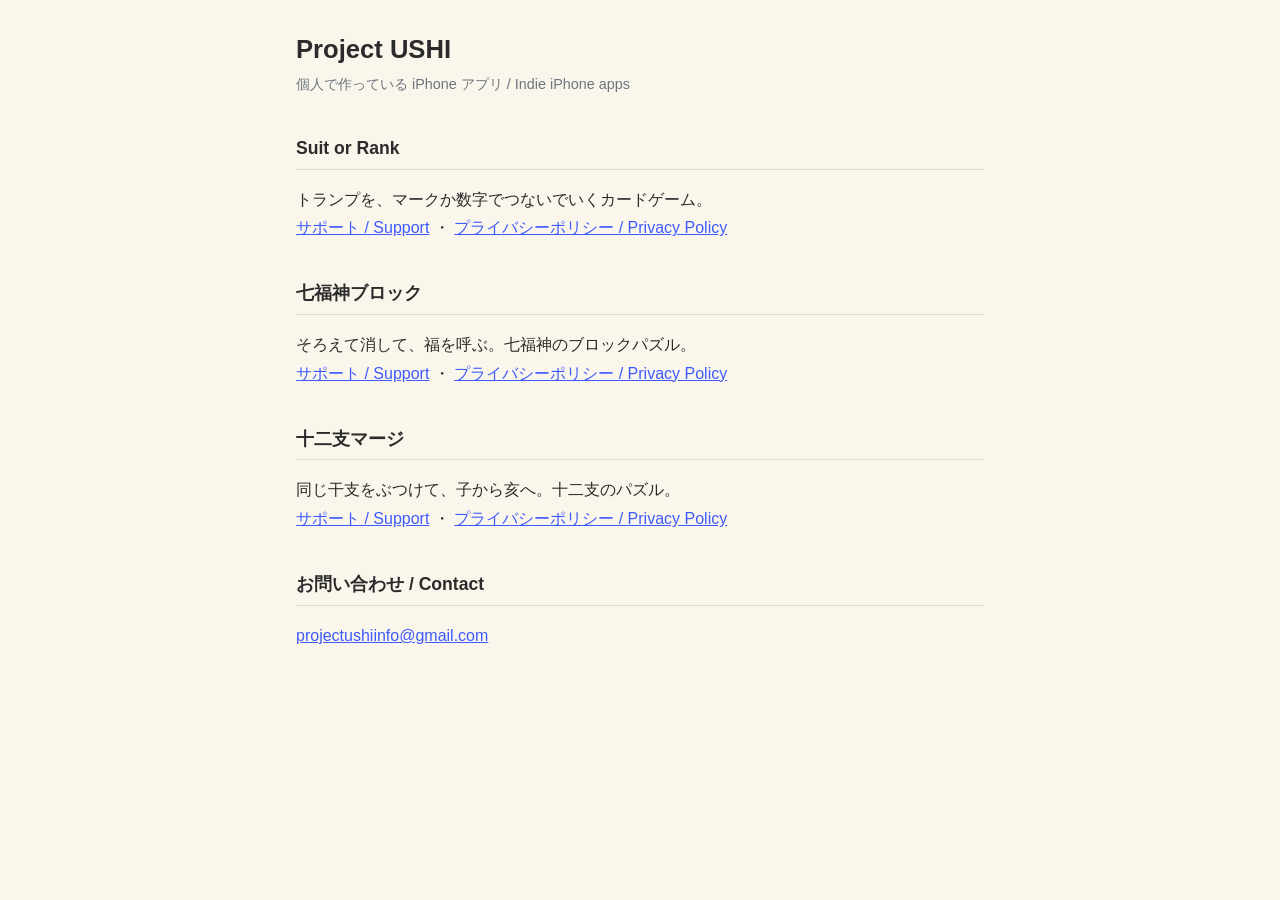
<file: index.html>
<!doctype html>
<html lang="ja">
<head>
<meta charset="utf-8">
<meta name="viewport" content="width=device-width, initial-scale=1">
<title>Project USHI</title>
<link rel="stylesheet" href="style.css">
</head>
<body>
<main>
  <h1>Project USHI</h1>
  <p class="meta">個人で作っている iPhone アプリ / Indie iPhone apps</p>

  <h2>Suit or Rank</h2>
  <p>トランプを、マークか数字でつないでいくカードゲーム。<br>
    <a href="suit-or-rank/support.html">サポート / Support</a> ・ <a href="suit-or-rank/privacy.html">プライバシーポリシー / Privacy Policy</a></p>

  <h2>七福神ブロック</h2>
  <p>そろえて消して、福を呼ぶ。七福神のブロックパズル。<br>
    <a href="shichifuku-block/support.html">サポート / Support</a> ・ <a href="shichifuku-block/privacy.html">プライバシーポリシー / Privacy Policy</a></p>

  <h2>十二支マージ</h2>
  <p>同じ干支をぶつけて、子から亥へ。十二支のパズル。<br>
    <a href="eto-merge/support.html">サポート / Support</a> ・ <a href="eto-merge/privacy.html">プライバシーポリシー / Privacy Policy</a></p>

  <h2>お問い合わせ / Contact</h2>
  <p><a href="mailto:projectushiinfo@gmail.com">projectushiinfo@gmail.com</a></p>
</main>
</body>
</html>
</file>
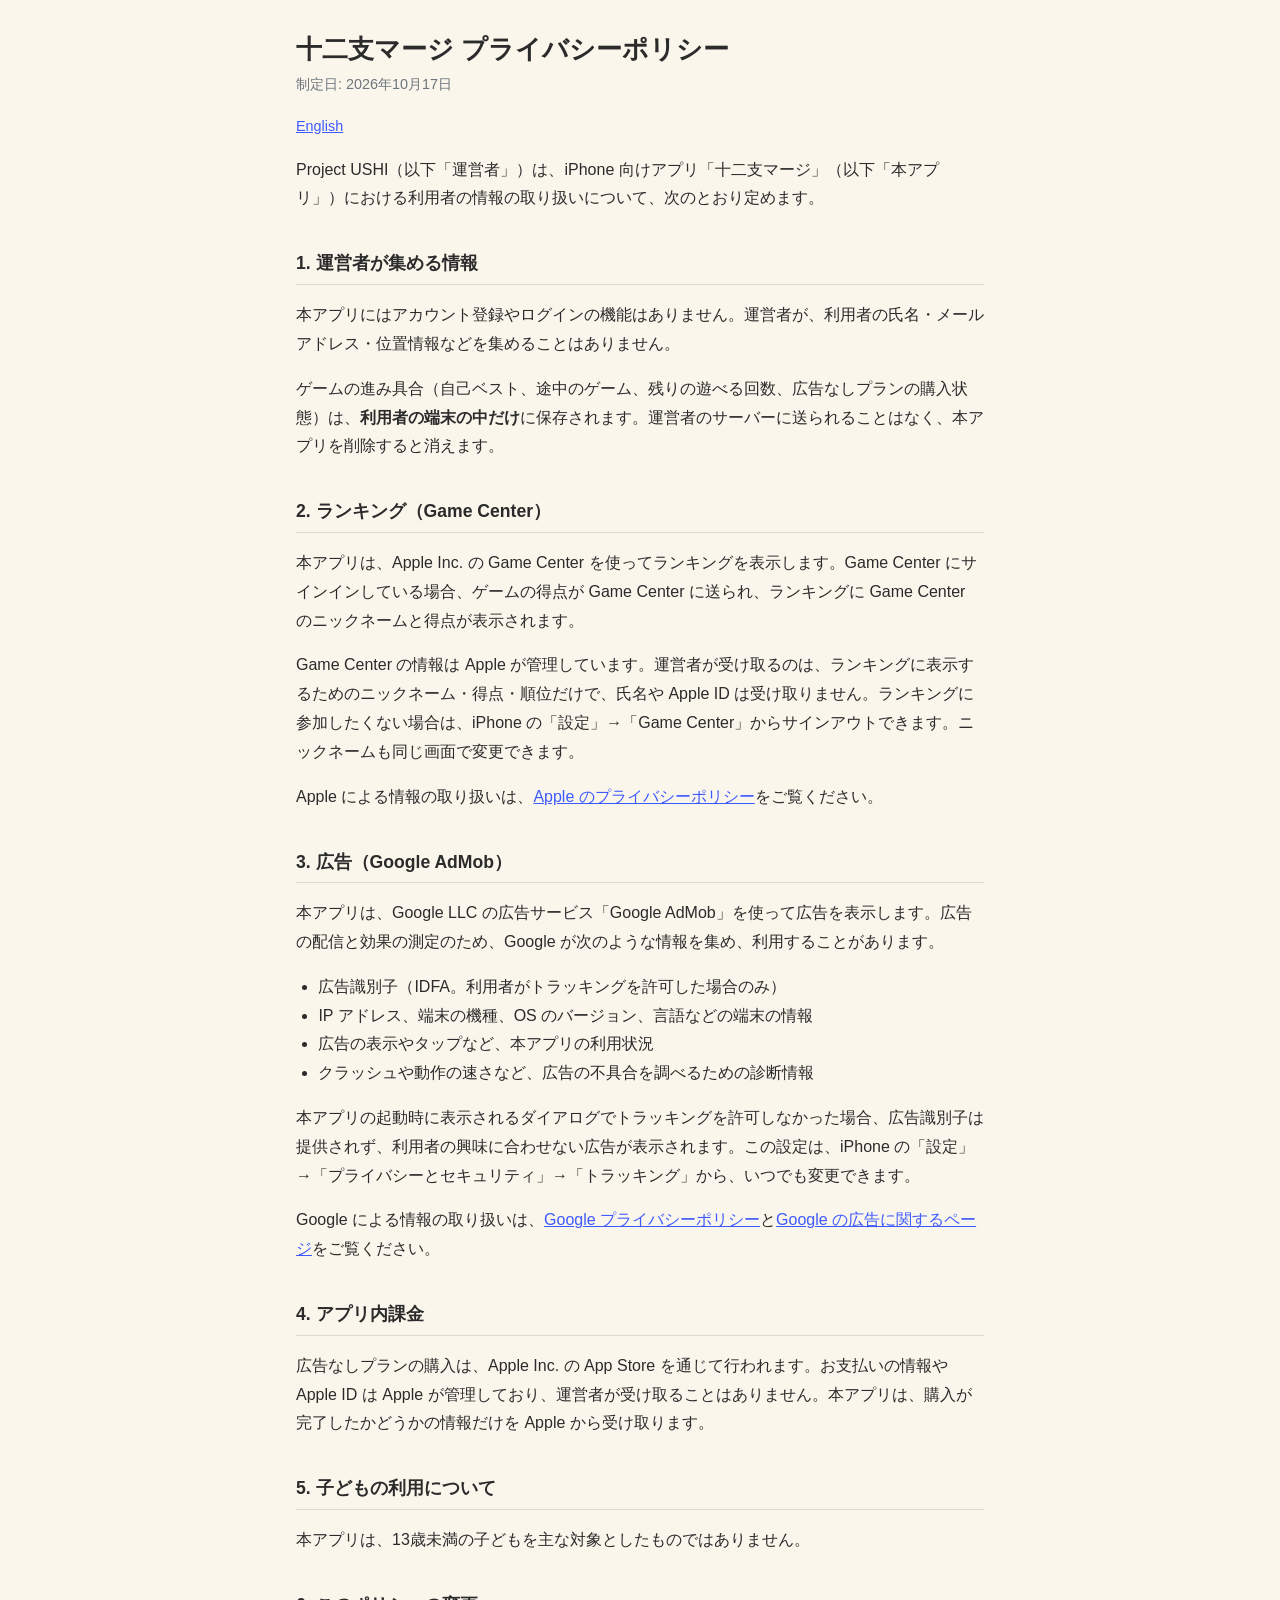
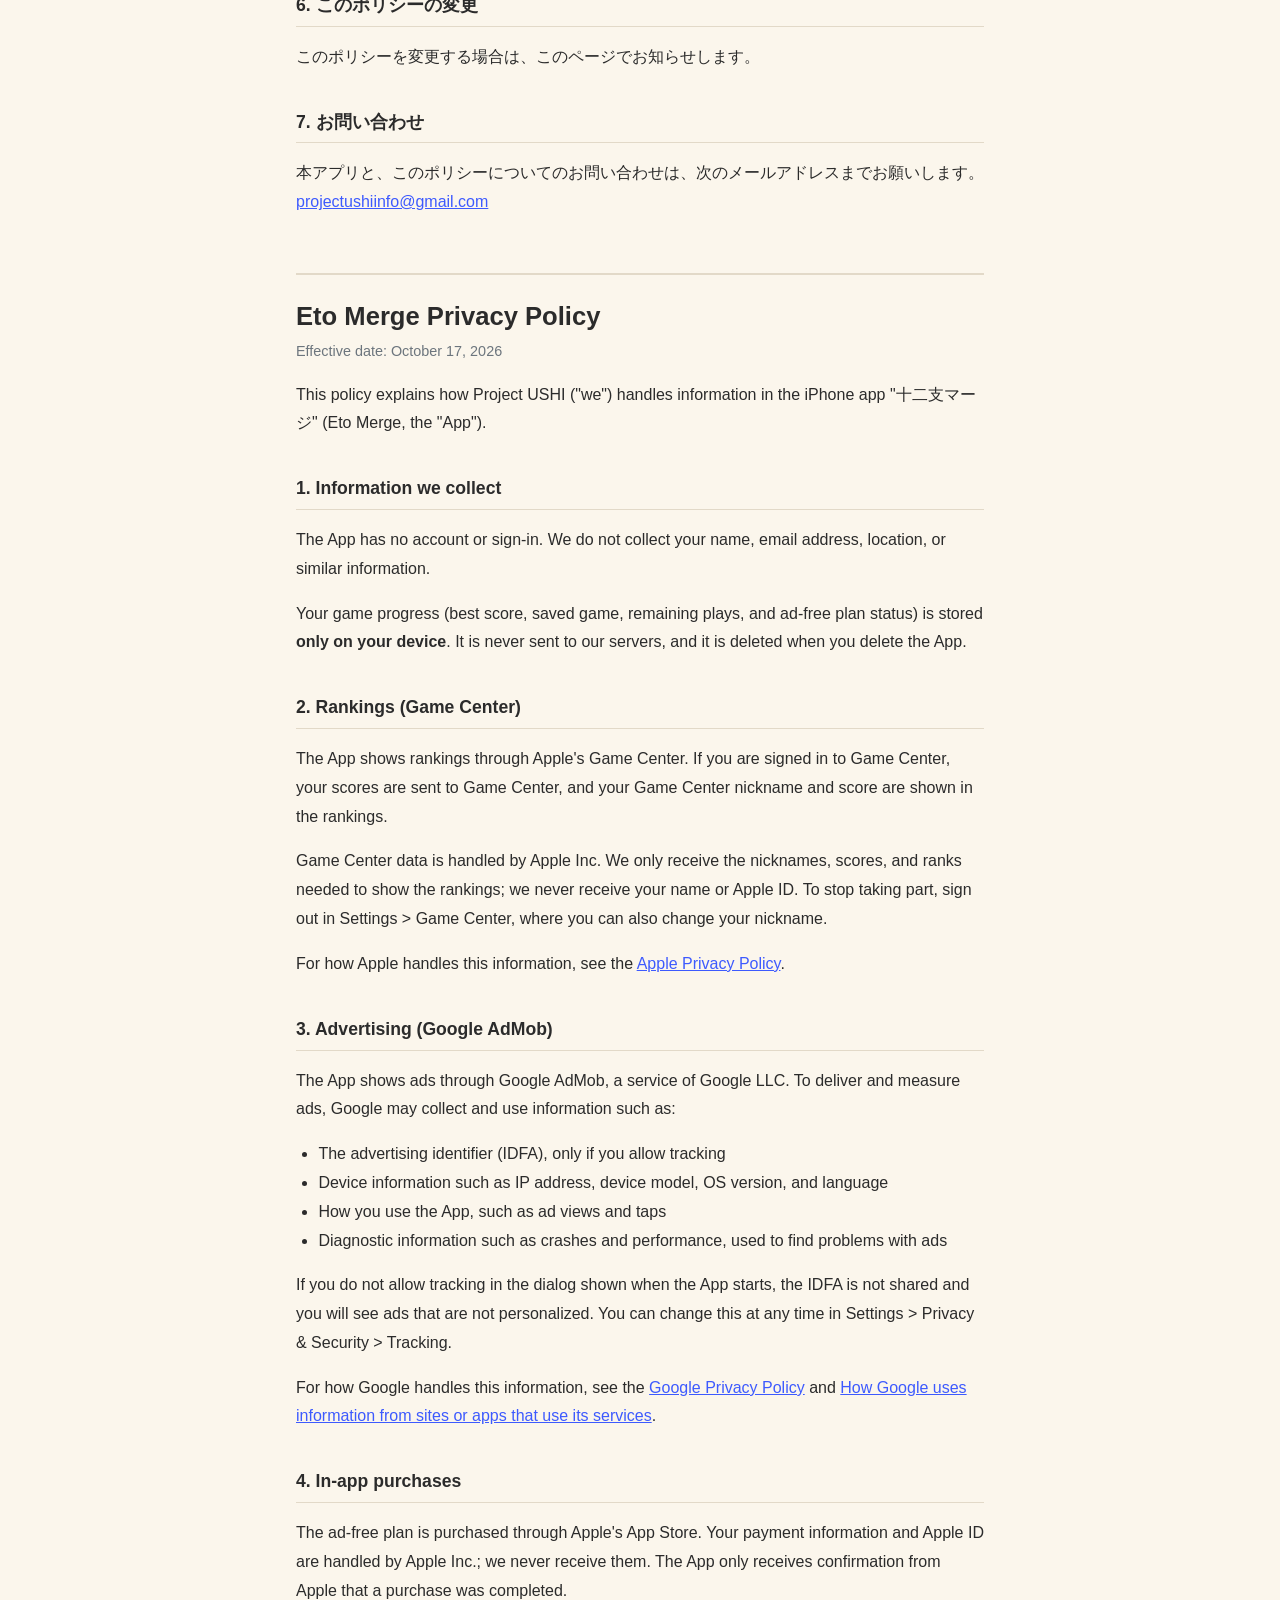
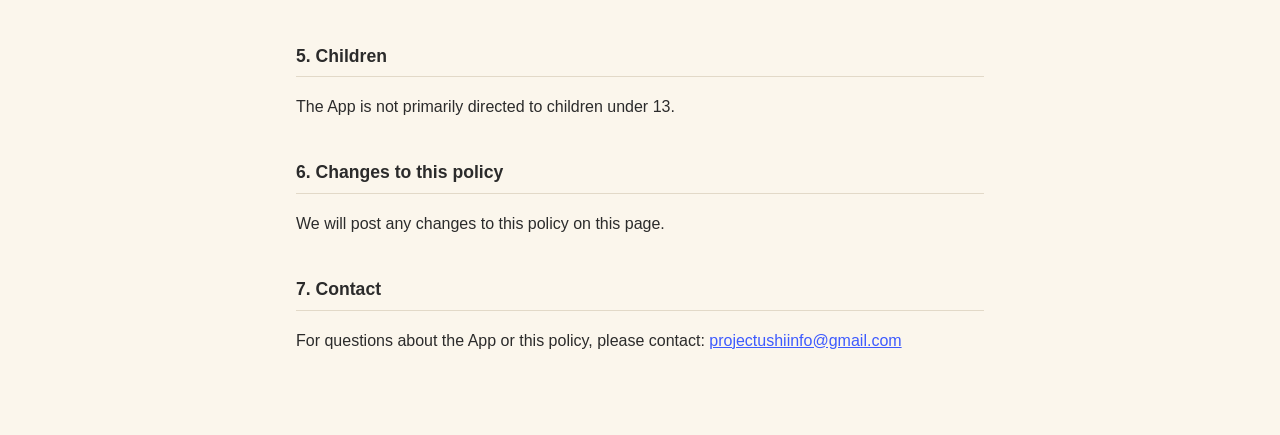
<file: eto-merge/privacy.html>
<!doctype html>
<html lang="ja">
<head>
<meta charset="utf-8">
<meta name="viewport" content="width=device-width, initial-scale=1">
<title>十二支マージ プライバシーポリシー</title>
<link rel="stylesheet" href="../style.css">
</head>
<body>
<main>
<section lang="ja">
  <h1>十二支マージ プライバシーポリシー</h1>
  <p class="meta">制定日: 2026年10月17日</p>
  <p class="lang"><a href="#en">English</a></p>

  <p>Project USHI（以下「運営者」）は、iPhone 向けアプリ「十二支マージ」（以下「本アプリ」）における利用者の情報の取り扱いについて、次のとおり定めます。</p>

  <h2>1. 運営者が集める情報</h2>
  <p>本アプリにはアカウント登録やログインの機能はありません。運営者が、利用者の氏名・メールアドレス・位置情報などを集めることはありません。</p>
  <p>ゲームの進み具合（自己ベスト、途中のゲーム、残りの遊べる回数、広告なしプランの購入状態）は、<strong>利用者の端末の中だけ</strong>に保存されます。運営者のサーバーに送られることはなく、本アプリを削除すると消えます。</p>

  <h2>2. ランキング（Game Center）</h2>
  <p>本アプリは、Apple Inc. の Game Center を使ってランキングを表示します。Game Center にサインインしている場合、ゲームの得点が Game Center に送られ、ランキングに Game Center のニックネームと得点が表示されます。</p>
  <p>Game Center の情報は Apple が管理しています。運営者が受け取るのは、ランキングに表示するためのニックネーム・得点・順位だけで、氏名や Apple ID は受け取りません。ランキングに参加したくない場合は、iPhone の「設定」→「Game Center」からサインアウトできます。ニックネームも同じ画面で変更できます。</p>
  <p>Apple による情報の取り扱いは、<a href="https://www.apple.com/jp/legal/privacy/">Apple のプライバシーポリシー</a>をご覧ください。</p>

  <h2>3. 広告（Google AdMob）</h2>
  <p>本アプリは、Google LLC の広告サービス「Google AdMob」を使って広告を表示します。広告の配信と効果の測定のため、Google が次のような情報を集め、利用することがあります。</p>
  <ul>
    <li>広告識別子（IDFA。利用者がトラッキングを許可した場合のみ）</li>
    <li>IP アドレス、端末の機種、OS のバージョン、言語などの端末の情報</li>
    <li>広告の表示やタップなど、本アプリの利用状況</li>
    <li>クラッシュや動作の速さなど、広告の不具合を調べるための診断情報</li>
  </ul>
  <p>本アプリの起動時に表示されるダイアログでトラッキングを許可しなかった場合、広告識別子は提供されず、利用者の興味に合わせない広告が表示されます。この設定は、iPhone の「設定」→「プライバシーとセキュリティ」→「トラッキング」から、いつでも変更できます。</p>
  <p>Google による情報の取り扱いは、<a href="https://policies.google.com/privacy">Google プライバシーポリシー</a>と<a href="https://policies.google.com/technologies/ads">Google の広告に関するページ</a>をご覧ください。</p>

  <h2>4. アプリ内課金</h2>
  <p>広告なしプランの購入は、Apple Inc. の App Store を通じて行われます。お支払いの情報や Apple ID は Apple が管理しており、運営者が受け取ることはありません。本アプリは、購入が完了したかどうかの情報だけを Apple から受け取ります。</p>

  <h2>5. 子どもの利用について</h2>
  <p>本アプリは、13歳未満の子どもを主な対象としたものではありません。</p>

  <h2>6. このポリシーの変更</h2>
  <p>このポリシーを変更する場合は、このページでお知らせします。</p>

  <h2>7. お問い合わせ</h2>
  <p>本アプリと、このポリシーについてのお問い合わせは、次のメールアドレスまでお願いします。<br><a href="mailto:projectushiinfo@gmail.com">projectushiinfo@gmail.com</a></p>
</section>

<section id="en" lang="en">
  <h1>Eto Merge Privacy Policy</h1>
  <p class="meta">Effective date: October 17, 2026</p>

  <p>This policy explains how Project USHI ("we") handles information in the iPhone app "十二支マージ" (Eto Merge, the "App").</p>

  <h2>1. Information we collect</h2>
  <p>The App has no account or sign-in. We do not collect your name, email address, location, or similar information.</p>
  <p>Your game progress (best score, saved game, remaining plays, and ad-free plan status) is stored <strong>only on your device</strong>. It is never sent to our servers, and it is deleted when you delete the App.</p>

  <h2>2. Rankings (Game Center)</h2>
  <p>The App shows rankings through Apple's Game Center. If you are signed in to Game Center, your scores are sent to Game Center, and your Game Center nickname and score are shown in the rankings.</p>
  <p>Game Center data is handled by Apple Inc. We only receive the nicknames, scores, and ranks needed to show the rankings; we never receive your name or Apple ID. To stop taking part, sign out in Settings &gt; Game Center, where you can also change your nickname.</p>
  <p>For how Apple handles this information, see the <a href="https://www.apple.com/legal/privacy/">Apple Privacy Policy</a>.</p>

  <h2>3. Advertising (Google AdMob)</h2>
  <p>The App shows ads through Google AdMob, a service of Google LLC. To deliver and measure ads, Google may collect and use information such as:</p>
  <ul>
    <li>The advertising identifier (IDFA), only if you allow tracking</li>
    <li>Device information such as IP address, device model, OS version, and language</li>
    <li>How you use the App, such as ad views and taps</li>
    <li>Diagnostic information such as crashes and performance, used to find problems with ads</li>
  </ul>
  <p>If you do not allow tracking in the dialog shown when the App starts, the IDFA is not shared and you will see ads that are not personalized. You can change this at any time in Settings &gt; Privacy &amp; Security &gt; Tracking.</p>
  <p>For how Google handles this information, see the <a href="https://policies.google.com/privacy">Google Privacy Policy</a> and <a href="https://policies.google.com/technologies/ads">How Google uses information from sites or apps that use its services</a>.</p>

  <h2>4. In-app purchases</h2>
  <p>The ad-free plan is purchased through Apple's App Store. Your payment information and Apple ID are handled by Apple Inc.; we never receive them. The App only receives confirmation from Apple that a purchase was completed.</p>

  <h2>5. Children</h2>
  <p>The App is not primarily directed to children under 13.</p>

  <h2>6. Changes to this policy</h2>
  <p>We will post any changes to this policy on this page.</p>

  <h2>7. Contact</h2>
  <p>For questions about the App or this policy, please contact: <a href="mailto:projectushiinfo@gmail.com">projectushiinfo@gmail.com</a></p>
</section>
</main>
</body>
</html>
</file>
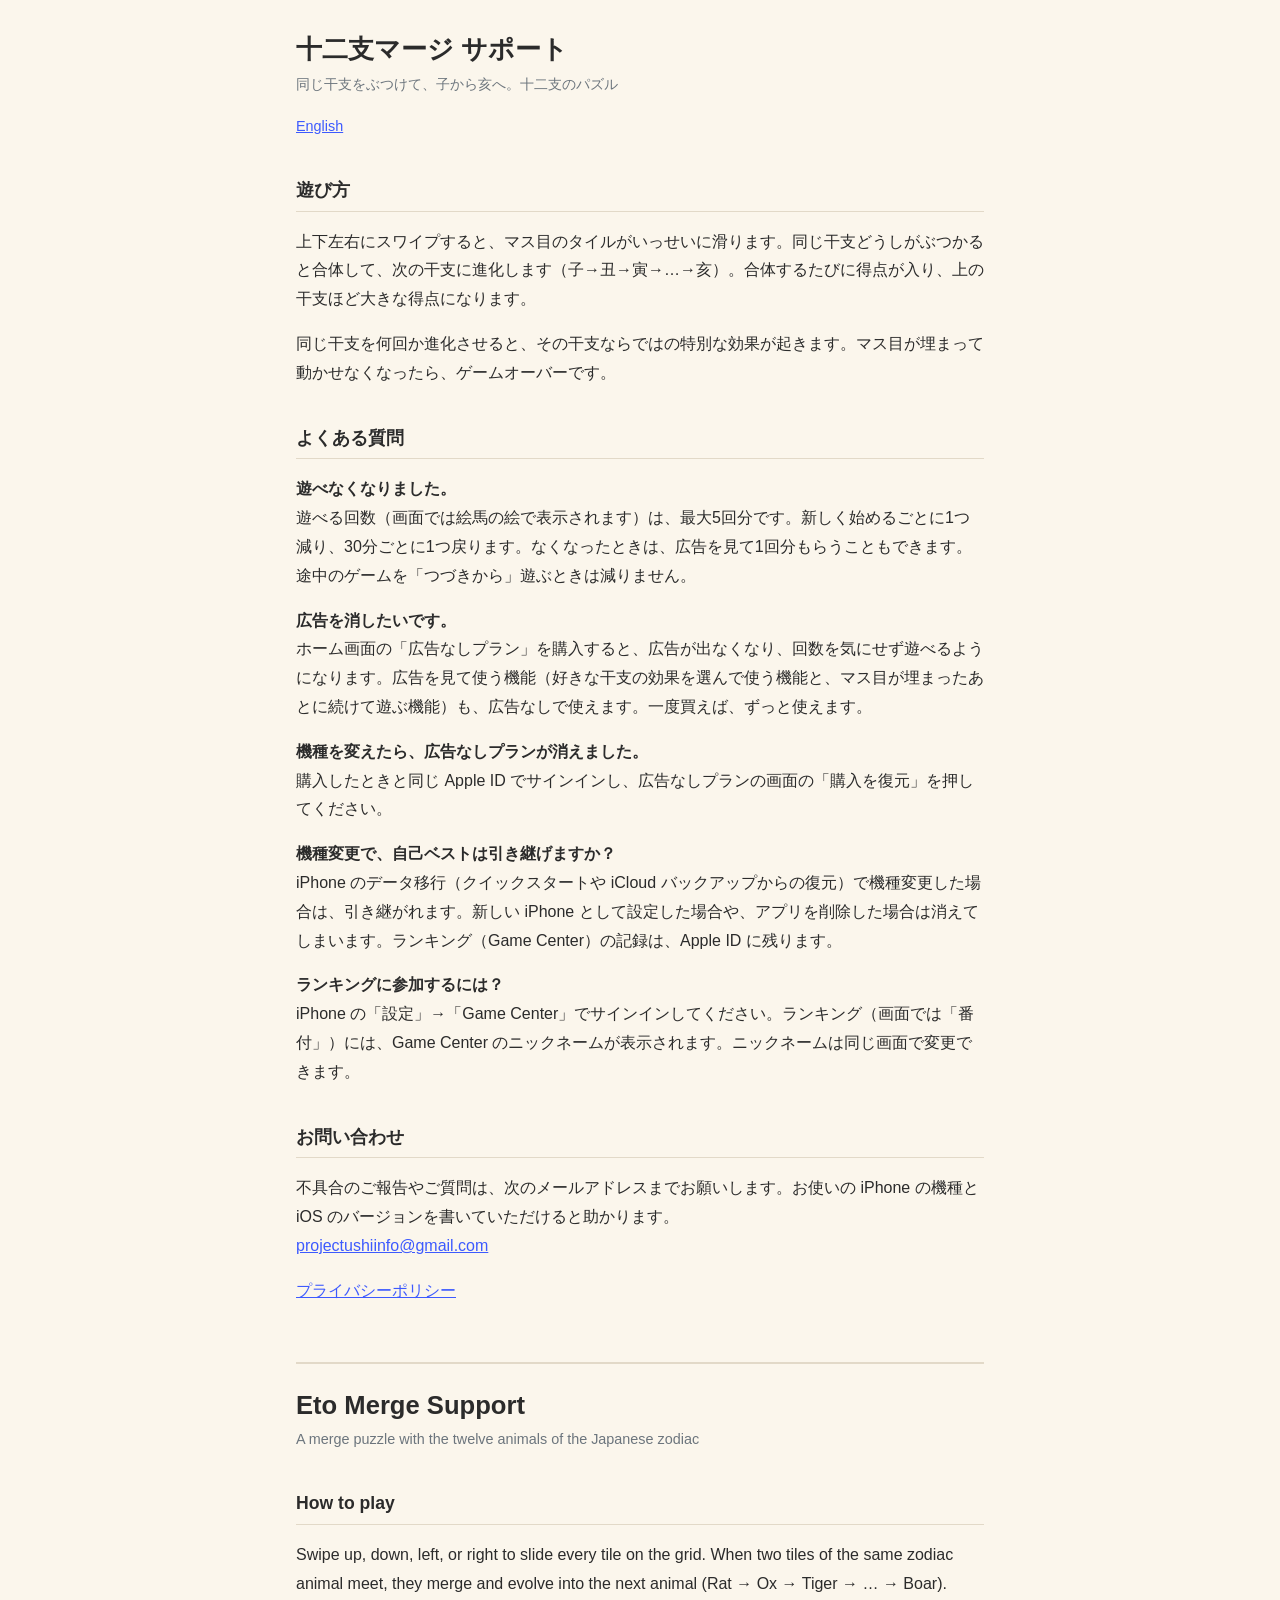
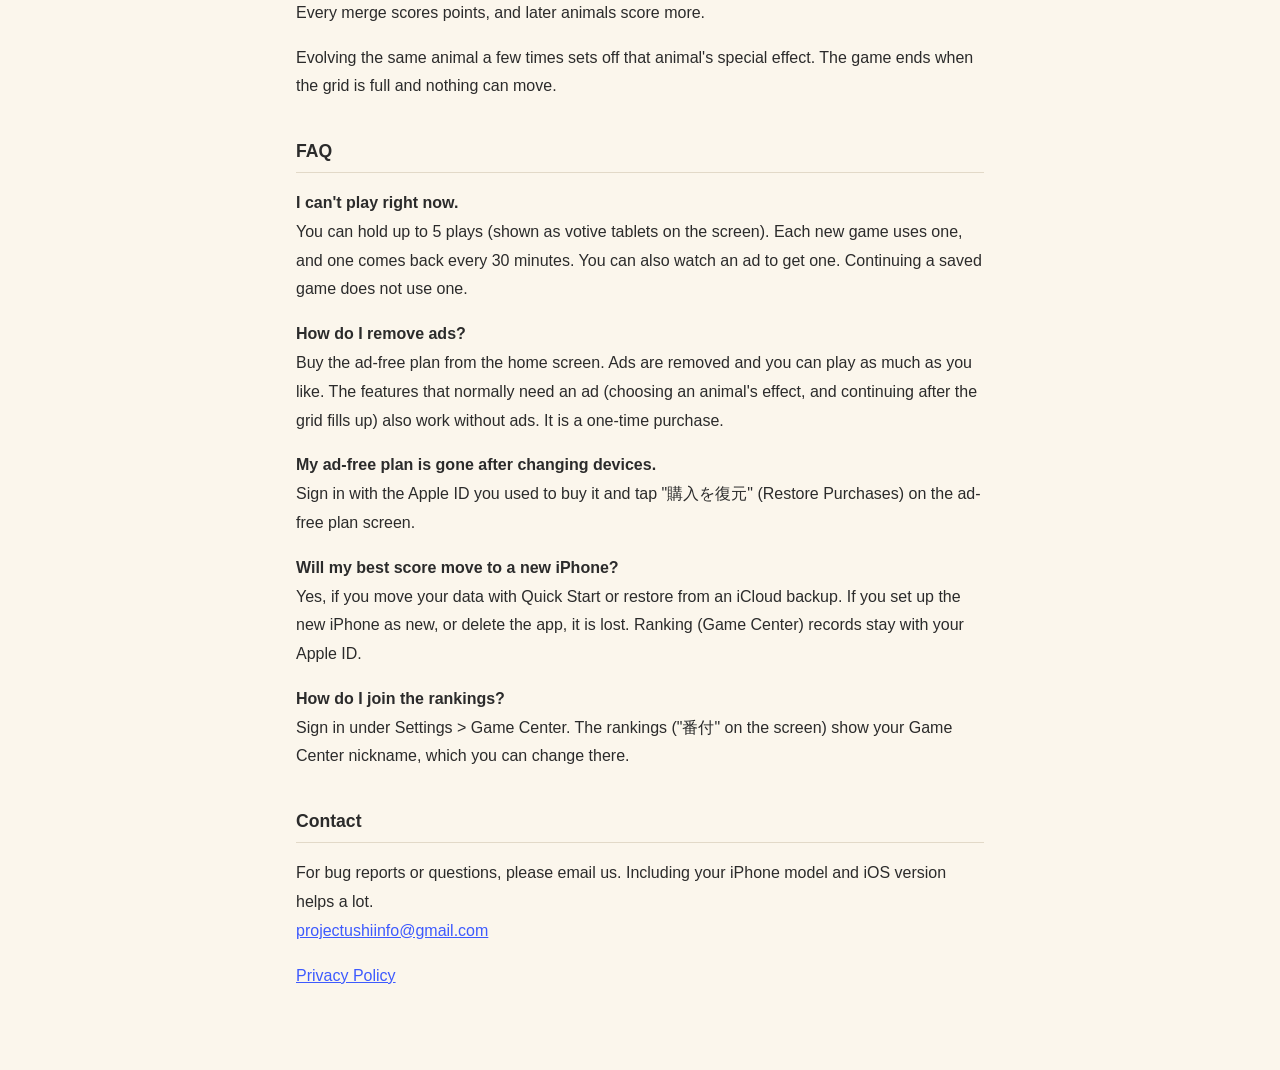
<file: eto-merge/support.html>
<!doctype html>
<html lang="ja">
<head>
<meta charset="utf-8">
<meta name="viewport" content="width=device-width, initial-scale=1">
<title>十二支マージ サポート</title>
<link rel="stylesheet" href="../style.css">
</head>
<body>
<main>
<section lang="ja">
  <h1>十二支マージ サポート</h1>
  <p class="meta">同じ干支をぶつけて、子から亥へ。十二支のパズル</p>
  <p class="lang"><a href="#en">English</a></p>

  <h2>遊び方</h2>
  <p>上下左右にスワイプすると、マス目のタイルがいっせいに滑ります。同じ干支どうしがぶつかると合体して、次の干支に進化します（子→丑→寅→…→亥）。合体するたびに得点が入り、上の干支ほど大きな得点になります。</p>
  <p>同じ干支を何回か進化させると、その干支ならではの特別な効果が起きます。マス目が埋まって動かせなくなったら、ゲームオーバーです。</p>

  <h2>よくある質問</h2>
  <p><strong>遊べなくなりました。</strong><br>遊べる回数（画面では絵馬の絵で表示されます）は、最大5回分です。新しく始めるごとに1つ減り、30分ごとに1つ戻ります。なくなったときは、広告を見て1回分もらうこともできます。途中のゲームを「つづきから」遊ぶときは減りません。</p>
  <p><strong>広告を消したいです。</strong><br>ホーム画面の「広告なしプラン」を購入すると、広告が出なくなり、回数を気にせず遊べるようになります。広告を見て使う機能（好きな干支の効果を選んで使う機能と、マス目が埋まったあとに続けて遊ぶ機能）も、広告なしで使えます。一度買えば、ずっと使えます。</p>
  <p><strong>機種を変えたら、広告なしプランが消えました。</strong><br>購入したときと同じ Apple ID でサインインし、広告なしプランの画面の「購入を復元」を押してください。</p>
  <p><strong>機種変更で、自己ベストは引き継げますか？</strong><br>iPhone のデータ移行（クイックスタートや iCloud バックアップからの復元）で機種変更した場合は、引き継がれます。新しい iPhone として設定した場合や、アプリを削除した場合は消えてしまいます。ランキング（Game Center）の記録は、Apple ID に残ります。</p>
  <p><strong>ランキングに参加するには？</strong><br>iPhone の「設定」→「Game Center」でサインインしてください。ランキング（画面では「番付」）には、Game Center のニックネームが表示されます。ニックネームは同じ画面で変更できます。</p>

  <h2>お問い合わせ</h2>
  <p>不具合のご報告やご質問は、次のメールアドレスまでお願いします。お使いの iPhone の機種と iOS のバージョンを書いていただけると助かります。<br><a href="mailto:projectushiinfo@gmail.com">projectushiinfo@gmail.com</a></p>
  <p><a href="privacy.html">プライバシーポリシー</a></p>
</section>

<section id="en" lang="en">
  <h1>Eto Merge Support</h1>
  <p class="meta">A merge puzzle with the twelve animals of the Japanese zodiac</p>

  <h2>How to play</h2>
  <p>Swipe up, down, left, or right to slide every tile on the grid. When two tiles of the same zodiac animal meet, they merge and evolve into the next animal (Rat → Ox → Tiger → … → Boar). Every merge scores points, and later animals score more.</p>
  <p>Evolving the same animal a few times sets off that animal's special effect. The game ends when the grid is full and nothing can move.</p>

  <h2>FAQ</h2>
  <p><strong>I can't play right now.</strong><br>You can hold up to 5 plays (shown as votive tablets on the screen). Each new game uses one, and one comes back every 30 minutes. You can also watch an ad to get one. Continuing a saved game does not use one.</p>
  <p><strong>How do I remove ads?</strong><br>Buy the ad-free plan from the home screen. Ads are removed and you can play as much as you like. The features that normally need an ad (choosing an animal's effect, and continuing after the grid fills up) also work without ads. It is a one-time purchase.</p>
  <p><strong>My ad-free plan is gone after changing devices.</strong><br>Sign in with the Apple ID you used to buy it and tap "購入を復元" (Restore Purchases) on the ad-free plan screen.</p>
  <p><strong>Will my best score move to a new iPhone?</strong><br>Yes, if you move your data with Quick Start or restore from an iCloud backup. If you set up the new iPhone as new, or delete the app, it is lost. Ranking (Game Center) records stay with your Apple ID.</p>
  <p><strong>How do I join the rankings?</strong><br>Sign in under Settings &gt; Game Center. The rankings ("番付" on the screen) show your Game Center nickname, which you can change there.</p>

  <h2>Contact</h2>
  <p>For bug reports or questions, please email us. Including your iPhone model and iOS version helps a lot.<br><a href="mailto:projectushiinfo@gmail.com">projectushiinfo@gmail.com</a></p>
  <p><a href="privacy.html">Privacy Policy</a></p>
</section>
</main>
</body>
</html>
</file>
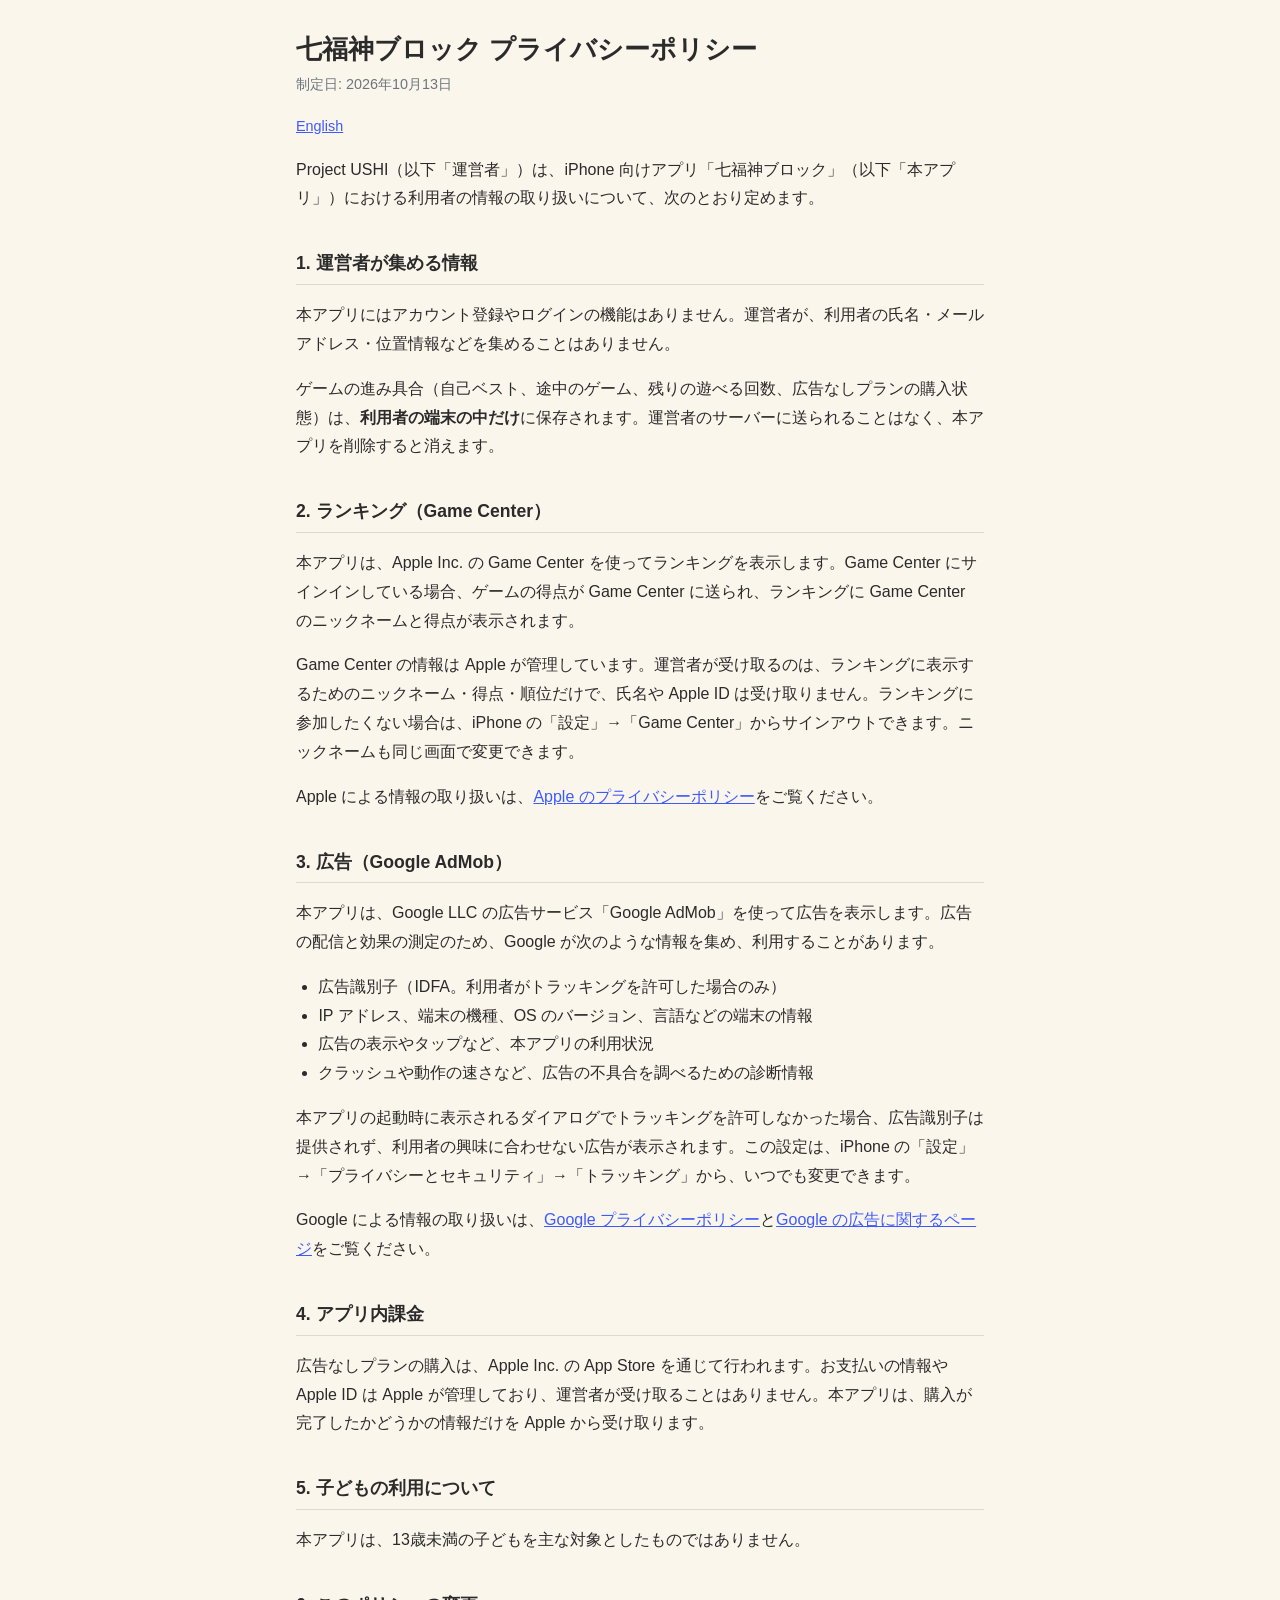
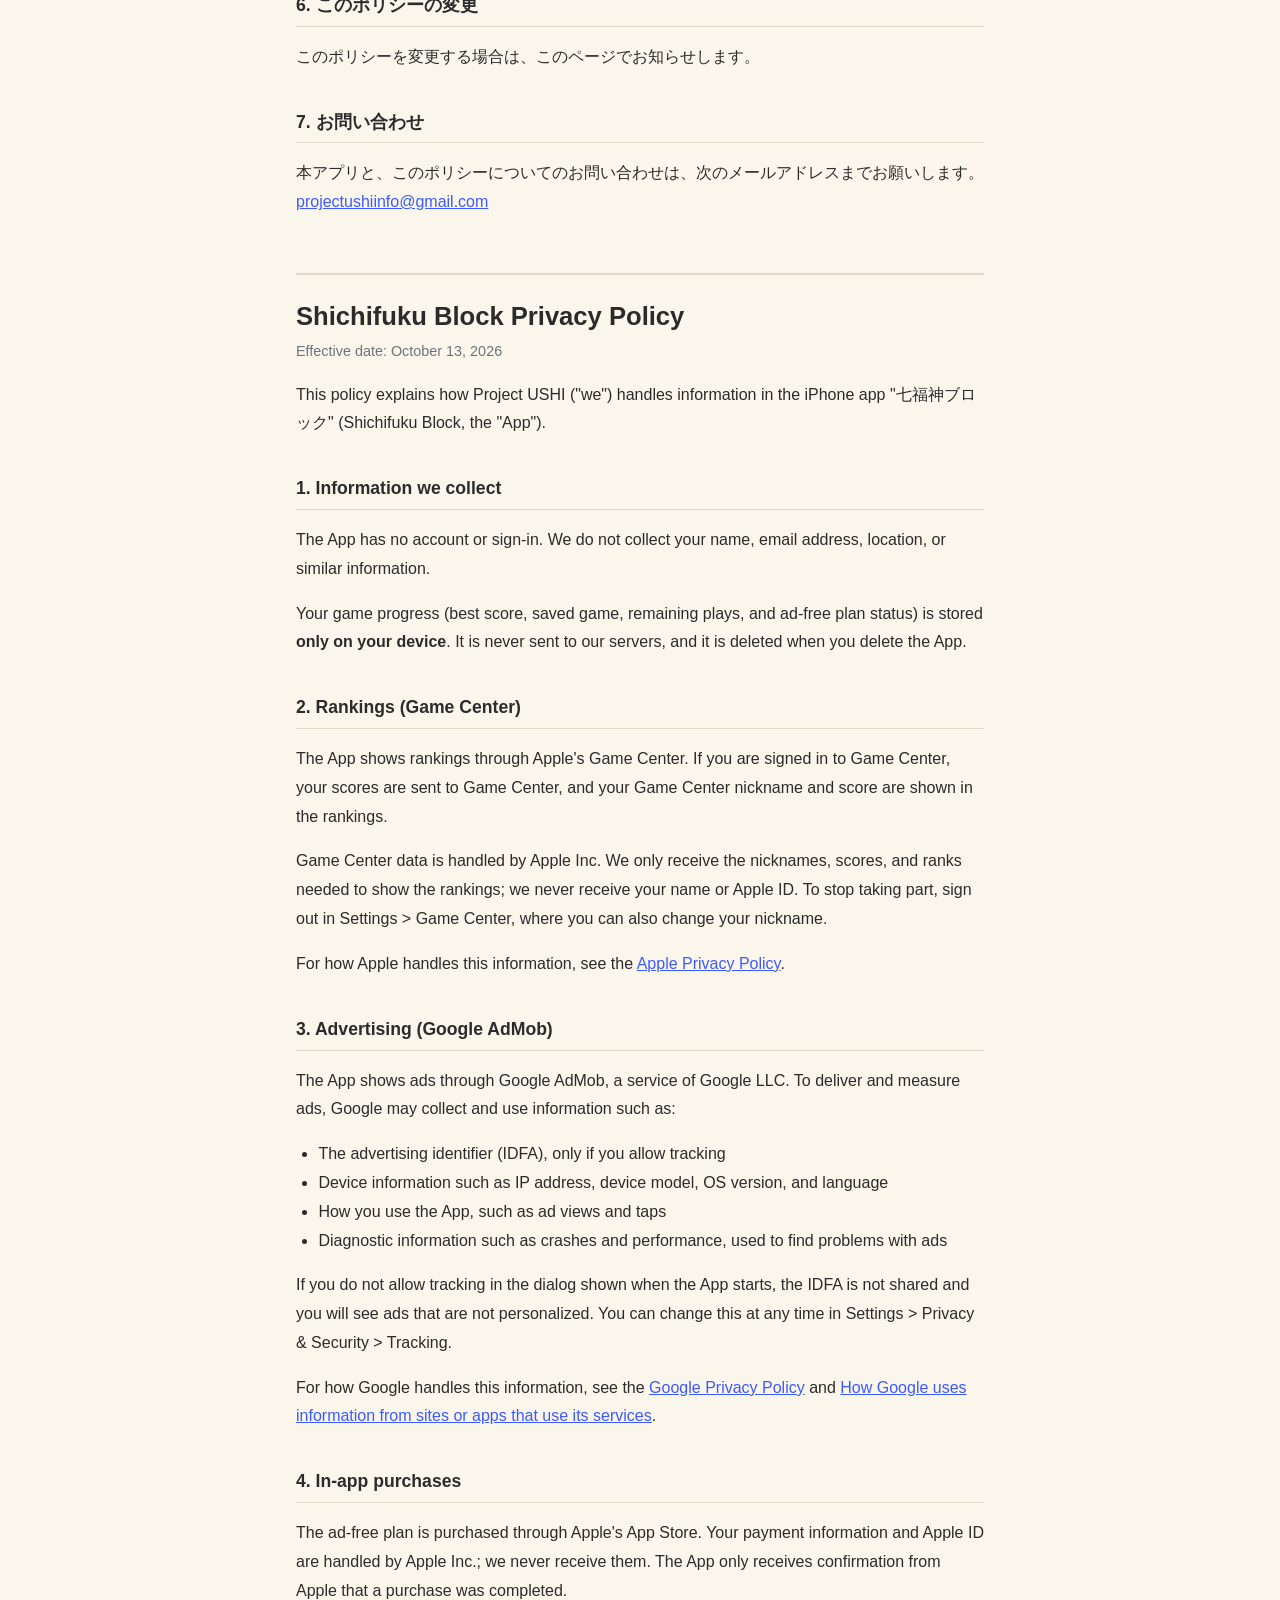
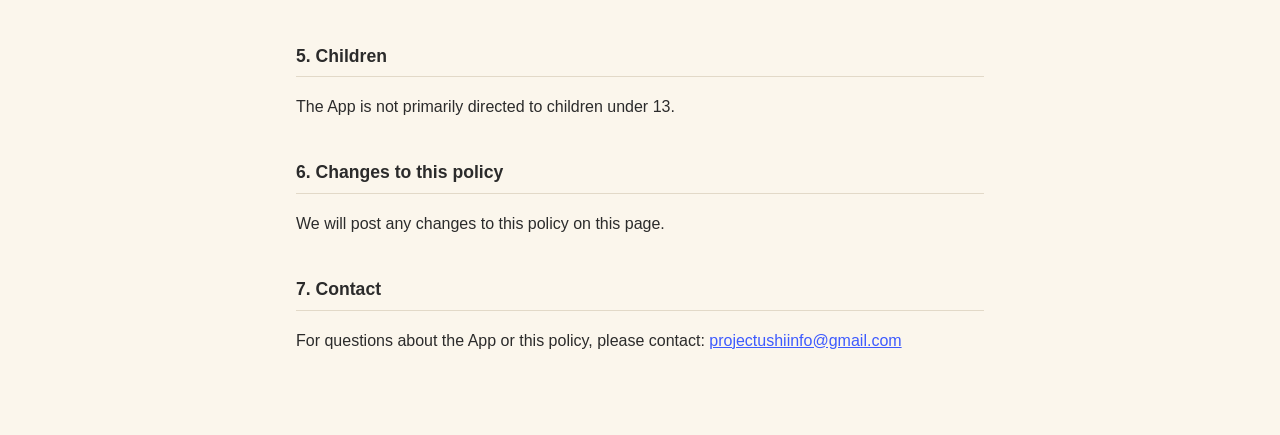
<file: shichifuku-block/privacy.html>
<!doctype html>
<html lang="ja">
<head>
<meta charset="utf-8">
<meta name="viewport" content="width=device-width, initial-scale=1">
<title>七福神ブロック プライバシーポリシー</title>
<link rel="stylesheet" href="../style.css">
</head>
<body>
<main>
<section lang="ja">
  <h1>七福神ブロック プライバシーポリシー</h1>
  <p class="meta">制定日: 2026年10月13日</p>
  <p class="lang"><a href="#en">English</a></p>

  <p>Project USHI（以下「運営者」）は、iPhone 向けアプリ「七福神ブロック」（以下「本アプリ」）における利用者の情報の取り扱いについて、次のとおり定めます。</p>

  <h2>1. 運営者が集める情報</h2>
  <p>本アプリにはアカウント登録やログインの機能はありません。運営者が、利用者の氏名・メールアドレス・位置情報などを集めることはありません。</p>
  <p>ゲームの進み具合（自己ベスト、途中のゲーム、残りの遊べる回数、広告なしプランの購入状態）は、<strong>利用者の端末の中だけ</strong>に保存されます。運営者のサーバーに送られることはなく、本アプリを削除すると消えます。</p>

  <h2>2. ランキング（Game Center）</h2>
  <p>本アプリは、Apple Inc. の Game Center を使ってランキングを表示します。Game Center にサインインしている場合、ゲームの得点が Game Center に送られ、ランキングに Game Center のニックネームと得点が表示されます。</p>
  <p>Game Center の情報は Apple が管理しています。運営者が受け取るのは、ランキングに表示するためのニックネーム・得点・順位だけで、氏名や Apple ID は受け取りません。ランキングに参加したくない場合は、iPhone の「設定」→「Game Center」からサインアウトできます。ニックネームも同じ画面で変更できます。</p>
  <p>Apple による情報の取り扱いは、<a href="https://www.apple.com/jp/legal/privacy/">Apple のプライバシーポリシー</a>をご覧ください。</p>

  <h2>3. 広告（Google AdMob）</h2>
  <p>本アプリは、Google LLC の広告サービス「Google AdMob」を使って広告を表示します。広告の配信と効果の測定のため、Google が次のような情報を集め、利用することがあります。</p>
  <ul>
    <li>広告識別子（IDFA。利用者がトラッキングを許可した場合のみ）</li>
    <li>IP アドレス、端末の機種、OS のバージョン、言語などの端末の情報</li>
    <li>広告の表示やタップなど、本アプリの利用状況</li>
    <li>クラッシュや動作の速さなど、広告の不具合を調べるための診断情報</li>
  </ul>
  <p>本アプリの起動時に表示されるダイアログでトラッキングを許可しなかった場合、広告識別子は提供されず、利用者の興味に合わせない広告が表示されます。この設定は、iPhone の「設定」→「プライバシーとセキュリティ」→「トラッキング」から、いつでも変更できます。</p>
  <p>Google による情報の取り扱いは、<a href="https://policies.google.com/privacy">Google プライバシーポリシー</a>と<a href="https://policies.google.com/technologies/ads">Google の広告に関するページ</a>をご覧ください。</p>

  <h2>4. アプリ内課金</h2>
  <p>広告なしプランの購入は、Apple Inc. の App Store を通じて行われます。お支払いの情報や Apple ID は Apple が管理しており、運営者が受け取ることはありません。本アプリは、購入が完了したかどうかの情報だけを Apple から受け取ります。</p>

  <h2>5. 子どもの利用について</h2>
  <p>本アプリは、13歳未満の子どもを主な対象としたものではありません。</p>

  <h2>6. このポリシーの変更</h2>
  <p>このポリシーを変更する場合は、このページでお知らせします。</p>

  <h2>7. お問い合わせ</h2>
  <p>本アプリと、このポリシーについてのお問い合わせは、次のメールアドレスまでお願いします。<br><a href="mailto:projectushiinfo@gmail.com">projectushiinfo@gmail.com</a></p>
</section>

<section id="en" lang="en">
  <h1>Shichifuku Block Privacy Policy</h1>
  <p class="meta">Effective date: October 13, 2026</p>

  <p>This policy explains how Project USHI ("we") handles information in the iPhone app "七福神ブロック" (Shichifuku Block, the "App").</p>

  <h2>1. Information we collect</h2>
  <p>The App has no account or sign-in. We do not collect your name, email address, location, or similar information.</p>
  <p>Your game progress (best score, saved game, remaining plays, and ad-free plan status) is stored <strong>only on your device</strong>. It is never sent to our servers, and it is deleted when you delete the App.</p>

  <h2>2. Rankings (Game Center)</h2>
  <p>The App shows rankings through Apple's Game Center. If you are signed in to Game Center, your scores are sent to Game Center, and your Game Center nickname and score are shown in the rankings.</p>
  <p>Game Center data is handled by Apple Inc. We only receive the nicknames, scores, and ranks needed to show the rankings; we never receive your name or Apple ID. To stop taking part, sign out in Settings &gt; Game Center, where you can also change your nickname.</p>
  <p>For how Apple handles this information, see the <a href="https://www.apple.com/legal/privacy/">Apple Privacy Policy</a>.</p>

  <h2>3. Advertising (Google AdMob)</h2>
  <p>The App shows ads through Google AdMob, a service of Google LLC. To deliver and measure ads, Google may collect and use information such as:</p>
  <ul>
    <li>The advertising identifier (IDFA), only if you allow tracking</li>
    <li>Device information such as IP address, device model, OS version, and language</li>
    <li>How you use the App, such as ad views and taps</li>
    <li>Diagnostic information such as crashes and performance, used to find problems with ads</li>
  </ul>
  <p>If you do not allow tracking in the dialog shown when the App starts, the IDFA is not shared and you will see ads that are not personalized. You can change this at any time in Settings &gt; Privacy &amp; Security &gt; Tracking.</p>
  <p>For how Google handles this information, see the <a href="https://policies.google.com/privacy">Google Privacy Policy</a> and <a href="https://policies.google.com/technologies/ads">How Google uses information from sites or apps that use its services</a>.</p>

  <h2>4. In-app purchases</h2>
  <p>The ad-free plan is purchased through Apple's App Store. Your payment information and Apple ID are handled by Apple Inc.; we never receive them. The App only receives confirmation from Apple that a purchase was completed.</p>

  <h2>5. Children</h2>
  <p>The App is not primarily directed to children under 13.</p>

  <h2>6. Changes to this policy</h2>
  <p>We will post any changes to this policy on this page.</p>

  <h2>7. Contact</h2>
  <p>For questions about the App or this policy, please contact: <a href="mailto:projectushiinfo@gmail.com">projectushiinfo@gmail.com</a></p>
</section>
</main>
</body>
</html>
</file>
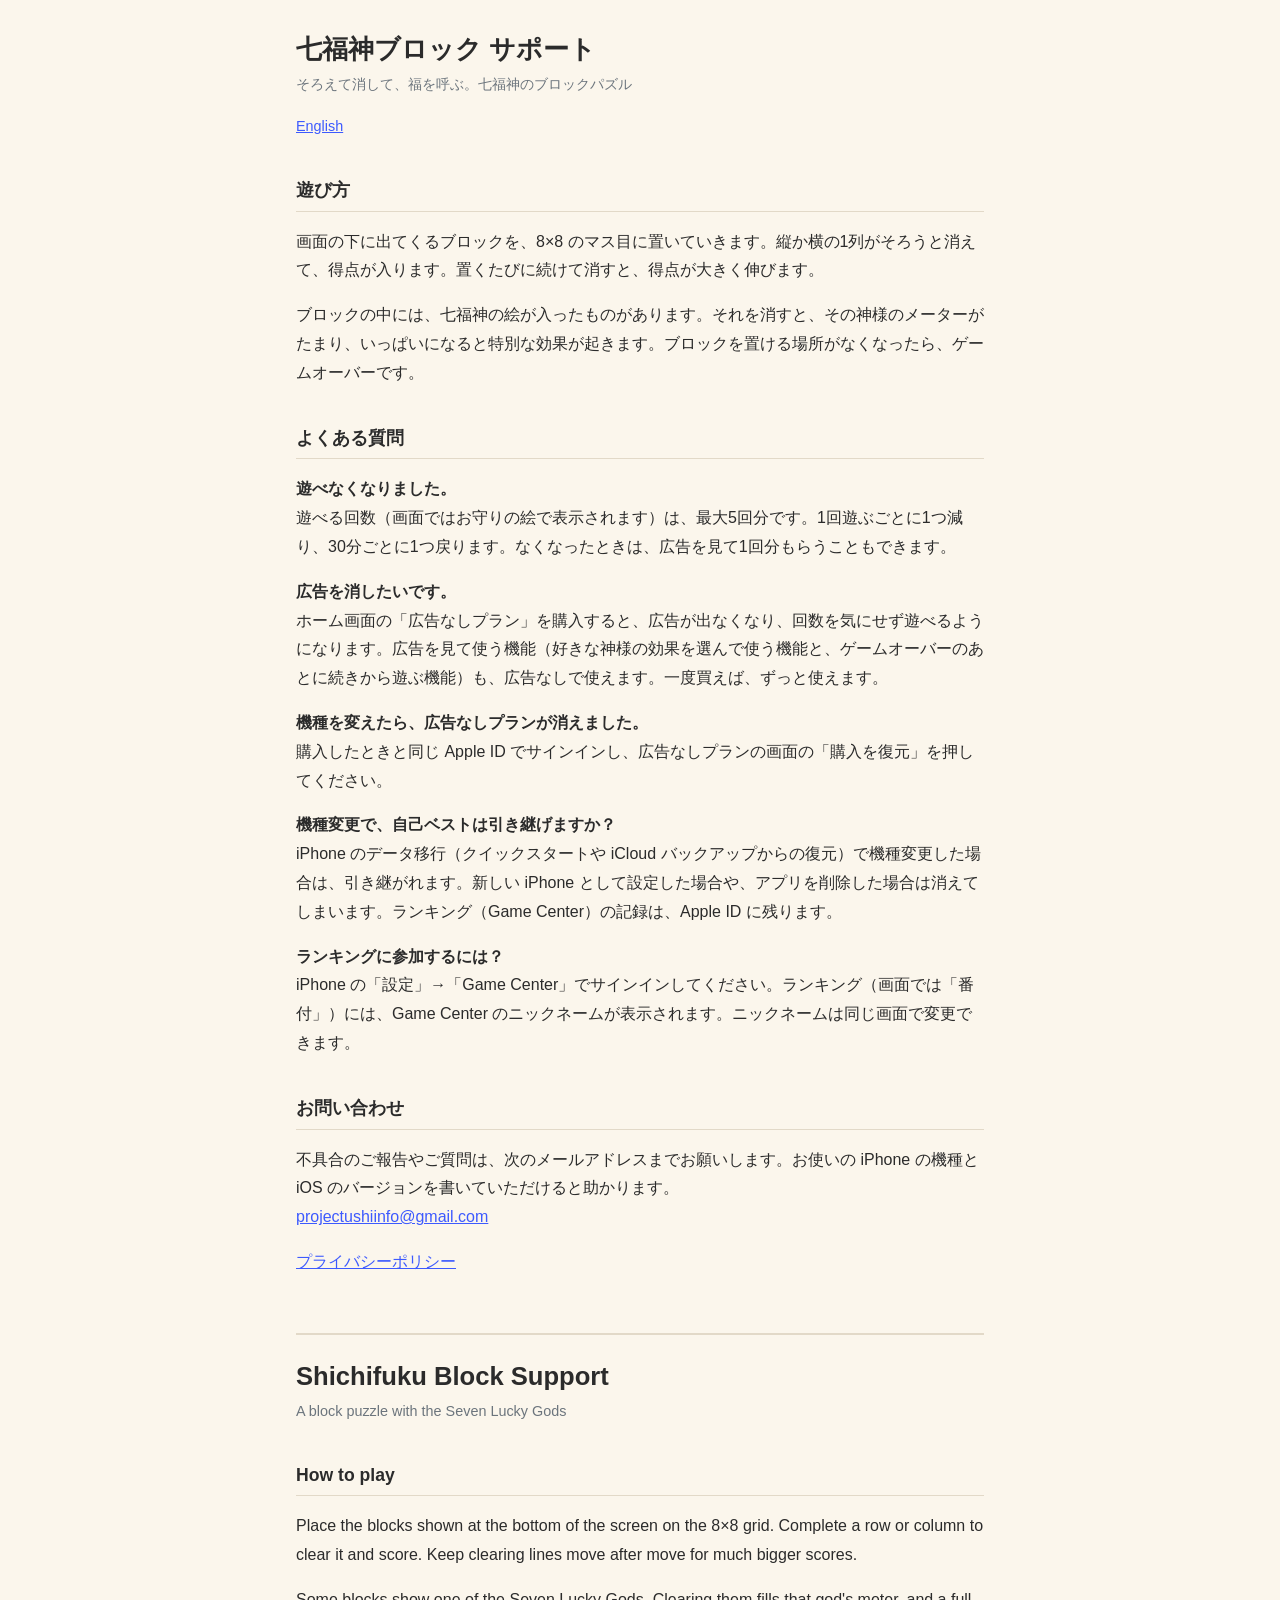
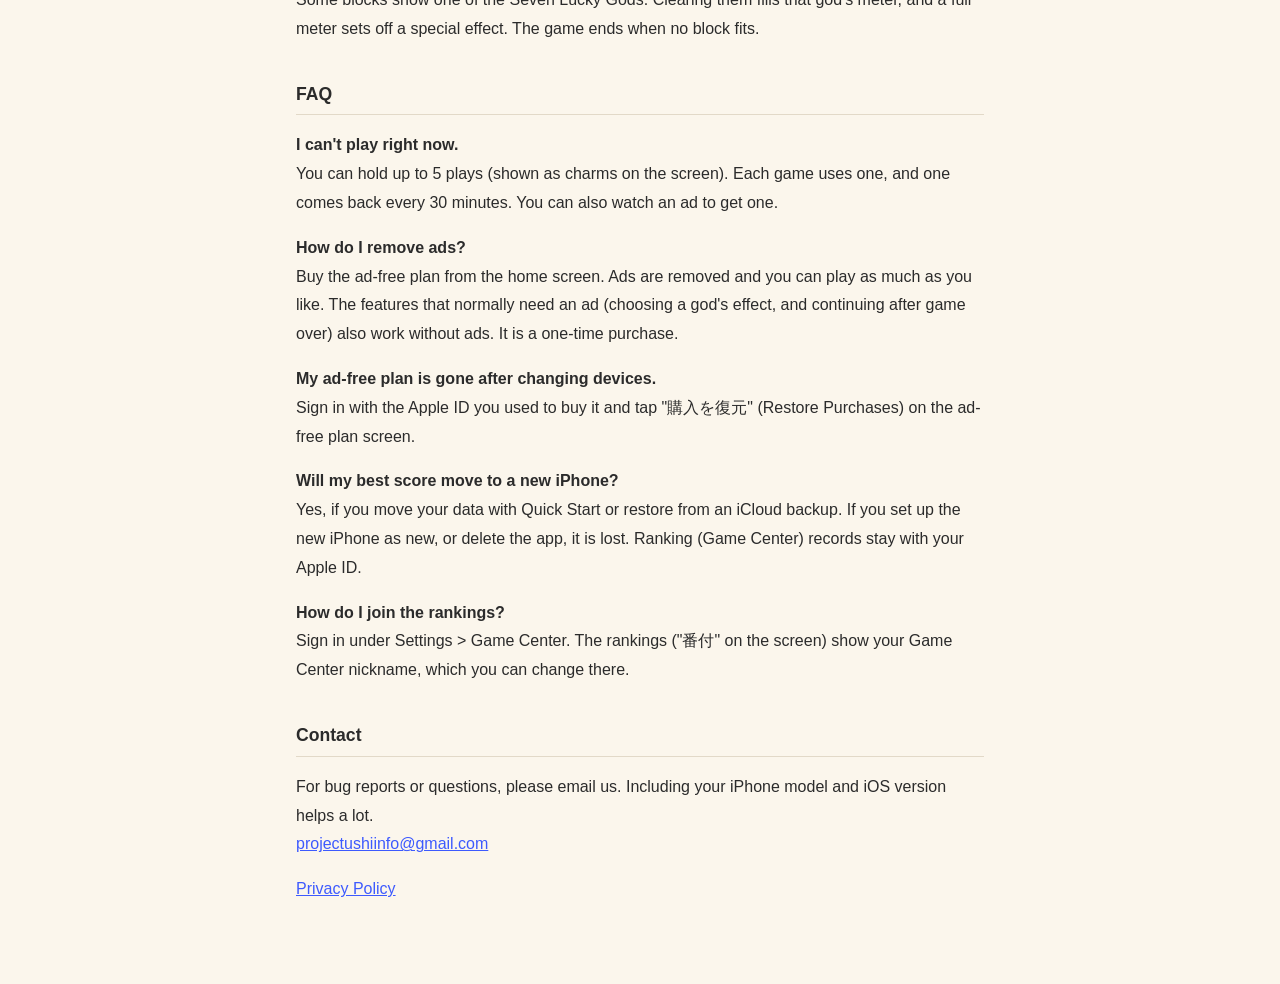
<file: shichifuku-block/support.html>
<!doctype html>
<html lang="ja">
<head>
<meta charset="utf-8">
<meta name="viewport" content="width=device-width, initial-scale=1">
<title>七福神ブロック サポート</title>
<link rel="stylesheet" href="../style.css">
</head>
<body>
<main>
<section lang="ja">
  <h1>七福神ブロック サポート</h1>
  <p class="meta">そろえて消して、福を呼ぶ。七福神のブロックパズル</p>
  <p class="lang"><a href="#en">English</a></p>

  <h2>遊び方</h2>
  <p>画面の下に出てくるブロックを、8×8 のマス目に置いていきます。縦か横の1列がそろうと消えて、得点が入ります。置くたびに続けて消すと、得点が大きく伸びます。</p>
  <p>ブロックの中には、七福神の絵が入ったものがあります。それを消すと、その神様のメーターがたまり、いっぱいになると特別な効果が起きます。ブロックを置ける場所がなくなったら、ゲームオーバーです。</p>

  <h2>よくある質問</h2>
  <p><strong>遊べなくなりました。</strong><br>遊べる回数（画面ではお守りの絵で表示されます）は、最大5回分です。1回遊ぶごとに1つ減り、30分ごとに1つ戻ります。なくなったときは、広告を見て1回分もらうこともできます。</p>
  <p><strong>広告を消したいです。</strong><br>ホーム画面の「広告なしプラン」を購入すると、広告が出なくなり、回数を気にせず遊べるようになります。広告を見て使う機能（好きな神様の効果を選んで使う機能と、ゲームオーバーのあとに続きから遊ぶ機能）も、広告なしで使えます。一度買えば、ずっと使えます。</p>
  <p><strong>機種を変えたら、広告なしプランが消えました。</strong><br>購入したときと同じ Apple ID でサインインし、広告なしプランの画面の「購入を復元」を押してください。</p>
  <p><strong>機種変更で、自己ベストは引き継げますか？</strong><br>iPhone のデータ移行（クイックスタートや iCloud バックアップからの復元）で機種変更した場合は、引き継がれます。新しい iPhone として設定した場合や、アプリを削除した場合は消えてしまいます。ランキング（Game Center）の記録は、Apple ID に残ります。</p>
  <p><strong>ランキングに参加するには？</strong><br>iPhone の「設定」→「Game Center」でサインインしてください。ランキング（画面では「番付」）には、Game Center のニックネームが表示されます。ニックネームは同じ画面で変更できます。</p>

  <h2>お問い合わせ</h2>
  <p>不具合のご報告やご質問は、次のメールアドレスまでお願いします。お使いの iPhone の機種と iOS のバージョンを書いていただけると助かります。<br><a href="mailto:projectushiinfo@gmail.com">projectushiinfo@gmail.com</a></p>
  <p><a href="privacy.html">プライバシーポリシー</a></p>
</section>

<section id="en" lang="en">
  <h1>Shichifuku Block Support</h1>
  <p class="meta">A block puzzle with the Seven Lucky Gods</p>

  <h2>How to play</h2>
  <p>Place the blocks shown at the bottom of the screen on the 8×8 grid. Complete a row or column to clear it and score. Keep clearing lines move after move for much bigger scores.</p>
  <p>Some blocks show one of the Seven Lucky Gods. Clearing them fills that god's meter, and a full meter sets off a special effect. The game ends when no block fits.</p>

  <h2>FAQ</h2>
  <p><strong>I can't play right now.</strong><br>You can hold up to 5 plays (shown as charms on the screen). Each game uses one, and one comes back every 30 minutes. You can also watch an ad to get one.</p>
  <p><strong>How do I remove ads?</strong><br>Buy the ad-free plan from the home screen. Ads are removed and you can play as much as you like. The features that normally need an ad (choosing a god's effect, and continuing after game over) also work without ads. It is a one-time purchase.</p>
  <p><strong>My ad-free plan is gone after changing devices.</strong><br>Sign in with the Apple ID you used to buy it and tap "購入を復元" (Restore Purchases) on the ad-free plan screen.</p>
  <p><strong>Will my best score move to a new iPhone?</strong><br>Yes, if you move your data with Quick Start or restore from an iCloud backup. If you set up the new iPhone as new, or delete the app, it is lost. Ranking (Game Center) records stay with your Apple ID.</p>
  <p><strong>How do I join the rankings?</strong><br>Sign in under Settings &gt; Game Center. The rankings ("番付" on the screen) show your Game Center nickname, which you can change there.</p>

  <h2>Contact</h2>
  <p>For bug reports or questions, please email us. Including your iPhone model and iOS version helps a lot.<br><a href="mailto:projectushiinfo@gmail.com">projectushiinfo@gmail.com</a></p>
  <p><a href="privacy.html">Privacy Policy</a></p>
</section>
</main>
</body>
</html>
</file>
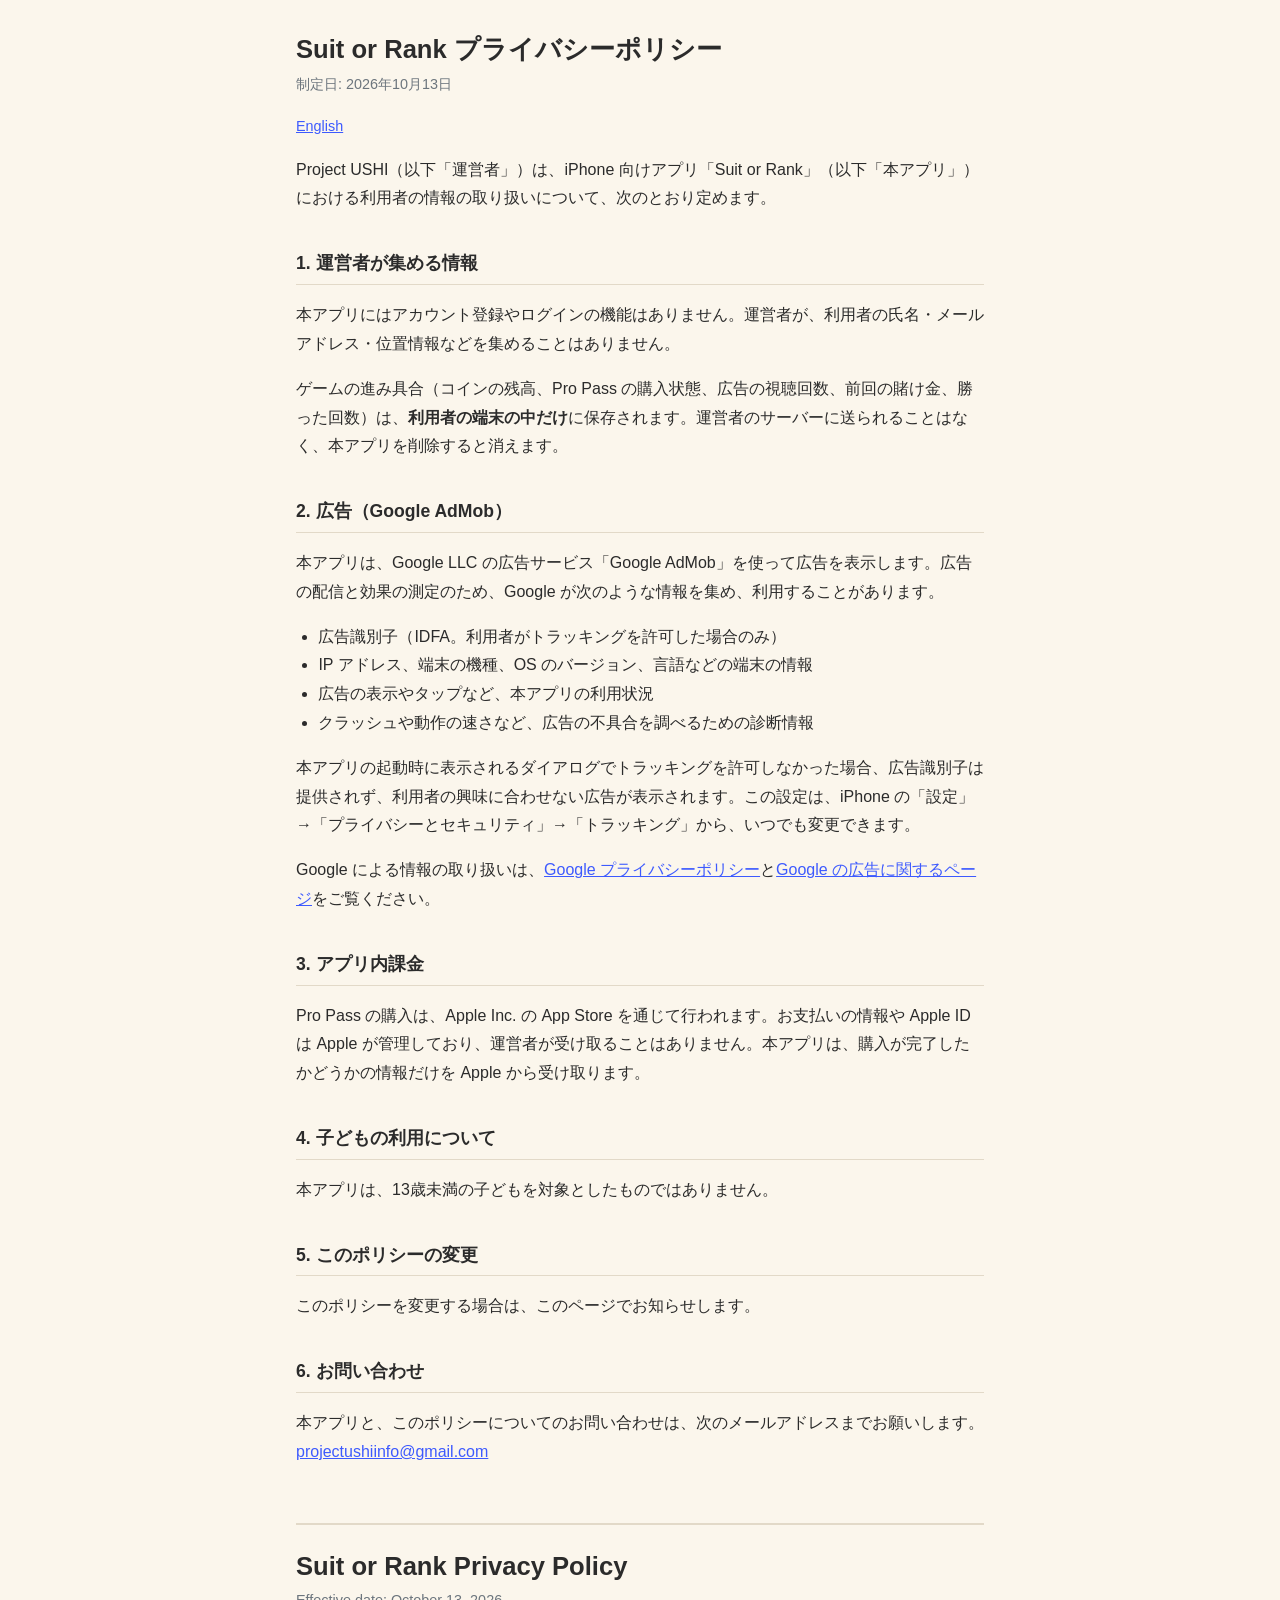
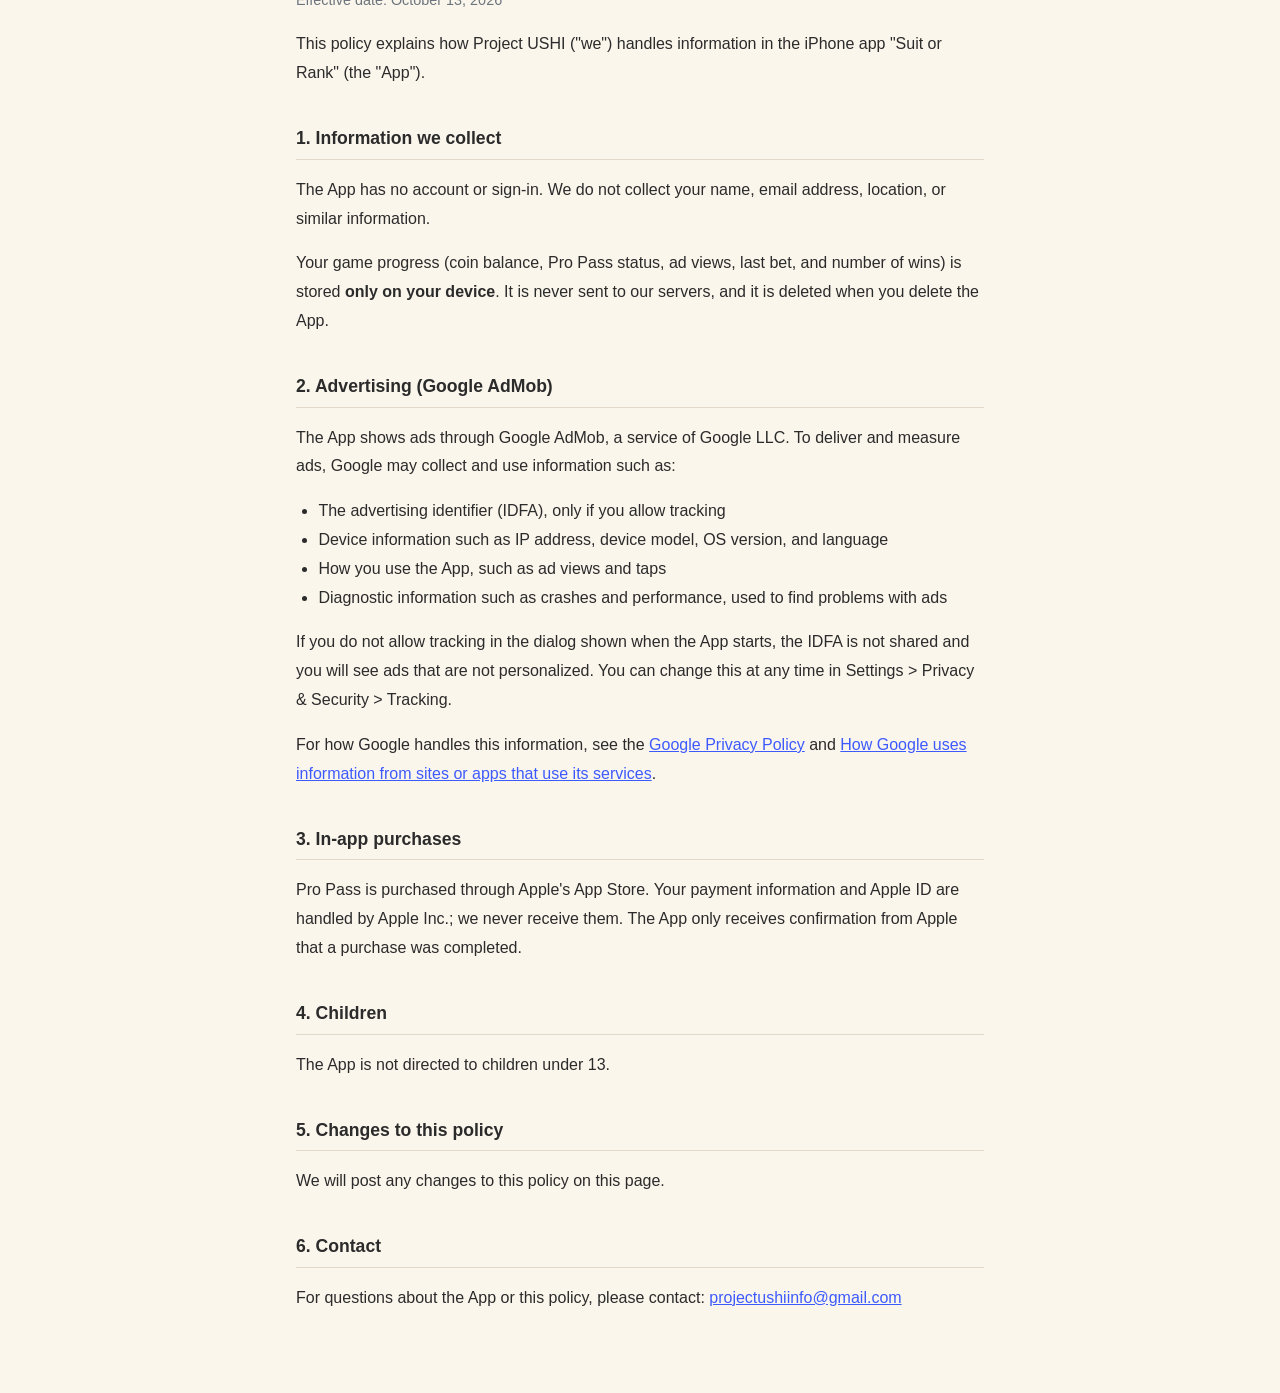
<file: suit-or-rank/privacy.html>
<!doctype html>
<html lang="ja">
<head>
<meta charset="utf-8">
<meta name="viewport" content="width=device-width, initial-scale=1">
<title>Suit or Rank プライバシーポリシー</title>
<link rel="stylesheet" href="../style.css">
</head>
<body>
<main>
<section lang="ja">
  <h1>Suit or Rank プライバシーポリシー</h1>
  <p class="meta">制定日: 2026年10月13日</p>
  <p class="lang"><a href="#en">English</a></p>

  <p>Project USHI（以下「運営者」）は、iPhone 向けアプリ「Suit or Rank」（以下「本アプリ」）における利用者の情報の取り扱いについて、次のとおり定めます。</p>

  <h2>1. 運営者が集める情報</h2>
  <p>本アプリにはアカウント登録やログインの機能はありません。運営者が、利用者の氏名・メールアドレス・位置情報などを集めることはありません。</p>
  <p>ゲームの進み具合（コインの残高、Pro Pass の購入状態、広告の視聴回数、前回の賭け金、勝った回数）は、<strong>利用者の端末の中だけ</strong>に保存されます。運営者のサーバーに送られることはなく、本アプリを削除すると消えます。</p>

  <h2>2. 広告（Google AdMob）</h2>
  <p>本アプリは、Google LLC の広告サービス「Google AdMob」を使って広告を表示します。広告の配信と効果の測定のため、Google が次のような情報を集め、利用することがあります。</p>
  <ul>
    <li>広告識別子（IDFA。利用者がトラッキングを許可した場合のみ）</li>
    <li>IP アドレス、端末の機種、OS のバージョン、言語などの端末の情報</li>
    <li>広告の表示やタップなど、本アプリの利用状況</li>
    <li>クラッシュや動作の速さなど、広告の不具合を調べるための診断情報</li>
  </ul>
  <p>本アプリの起動時に表示されるダイアログでトラッキングを許可しなかった場合、広告識別子は提供されず、利用者の興味に合わせない広告が表示されます。この設定は、iPhone の「設定」→「プライバシーとセキュリティ」→「トラッキング」から、いつでも変更できます。</p>
  <p>Google による情報の取り扱いは、<a href="https://policies.google.com/privacy">Google プライバシーポリシー</a>と<a href="https://policies.google.com/technologies/ads">Google の広告に関するページ</a>をご覧ください。</p>

  <h2>3. アプリ内課金</h2>
  <p>Pro Pass の購入は、Apple Inc. の App Store を通じて行われます。お支払いの情報や Apple ID は Apple が管理しており、運営者が受け取ることはありません。本アプリは、購入が完了したかどうかの情報だけを Apple から受け取ります。</p>

  <h2>4. 子どもの利用について</h2>
  <p>本アプリは、13歳未満の子どもを対象としたものではありません。</p>

  <h2>5. このポリシーの変更</h2>
  <p>このポリシーを変更する場合は、このページでお知らせします。</p>

  <h2>6. お問い合わせ</h2>
  <p>本アプリと、このポリシーについてのお問い合わせは、次のメールアドレスまでお願いします。<br><a href="mailto:projectushiinfo@gmail.com">projectushiinfo@gmail.com</a></p>
</section>

<section id="en" lang="en">
  <h1>Suit or Rank Privacy Policy</h1>
  <p class="meta">Effective date: October 13, 2026</p>

  <p>This policy explains how Project USHI ("we") handles information in the iPhone app "Suit or Rank" (the "App").</p>

  <h2>1. Information we collect</h2>
  <p>The App has no account or sign-in. We do not collect your name, email address, location, or similar information.</p>
  <p>Your game progress (coin balance, Pro Pass status, ad views, last bet, and number of wins) is stored <strong>only on your device</strong>. It is never sent to our servers, and it is deleted when you delete the App.</p>

  <h2>2. Advertising (Google AdMob)</h2>
  <p>The App shows ads through Google AdMob, a service of Google LLC. To deliver and measure ads, Google may collect and use information such as:</p>
  <ul>
    <li>The advertising identifier (IDFA), only if you allow tracking</li>
    <li>Device information such as IP address, device model, OS version, and language</li>
    <li>How you use the App, such as ad views and taps</li>
    <li>Diagnostic information such as crashes and performance, used to find problems with ads</li>
  </ul>
  <p>If you do not allow tracking in the dialog shown when the App starts, the IDFA is not shared and you will see ads that are not personalized. You can change this at any time in Settings &gt; Privacy &amp; Security &gt; Tracking.</p>
  <p>For how Google handles this information, see the <a href="https://policies.google.com/privacy">Google Privacy Policy</a> and <a href="https://policies.google.com/technologies/ads">How Google uses information from sites or apps that use its services</a>.</p>

  <h2>3. In-app purchases</h2>
  <p>Pro Pass is purchased through Apple's App Store. Your payment information and Apple ID are handled by Apple Inc.; we never receive them. The App only receives confirmation from Apple that a purchase was completed.</p>

  <h2>4. Children</h2>
  <p>The App is not directed to children under 13.</p>

  <h2>5. Changes to this policy</h2>
  <p>We will post any changes to this policy on this page.</p>

  <h2>6. Contact</h2>
  <p>For questions about the App or this policy, please contact: <a href="mailto:projectushiinfo@gmail.com">projectushiinfo@gmail.com</a></p>
</section>
</main>
</body>
</html>
</file>
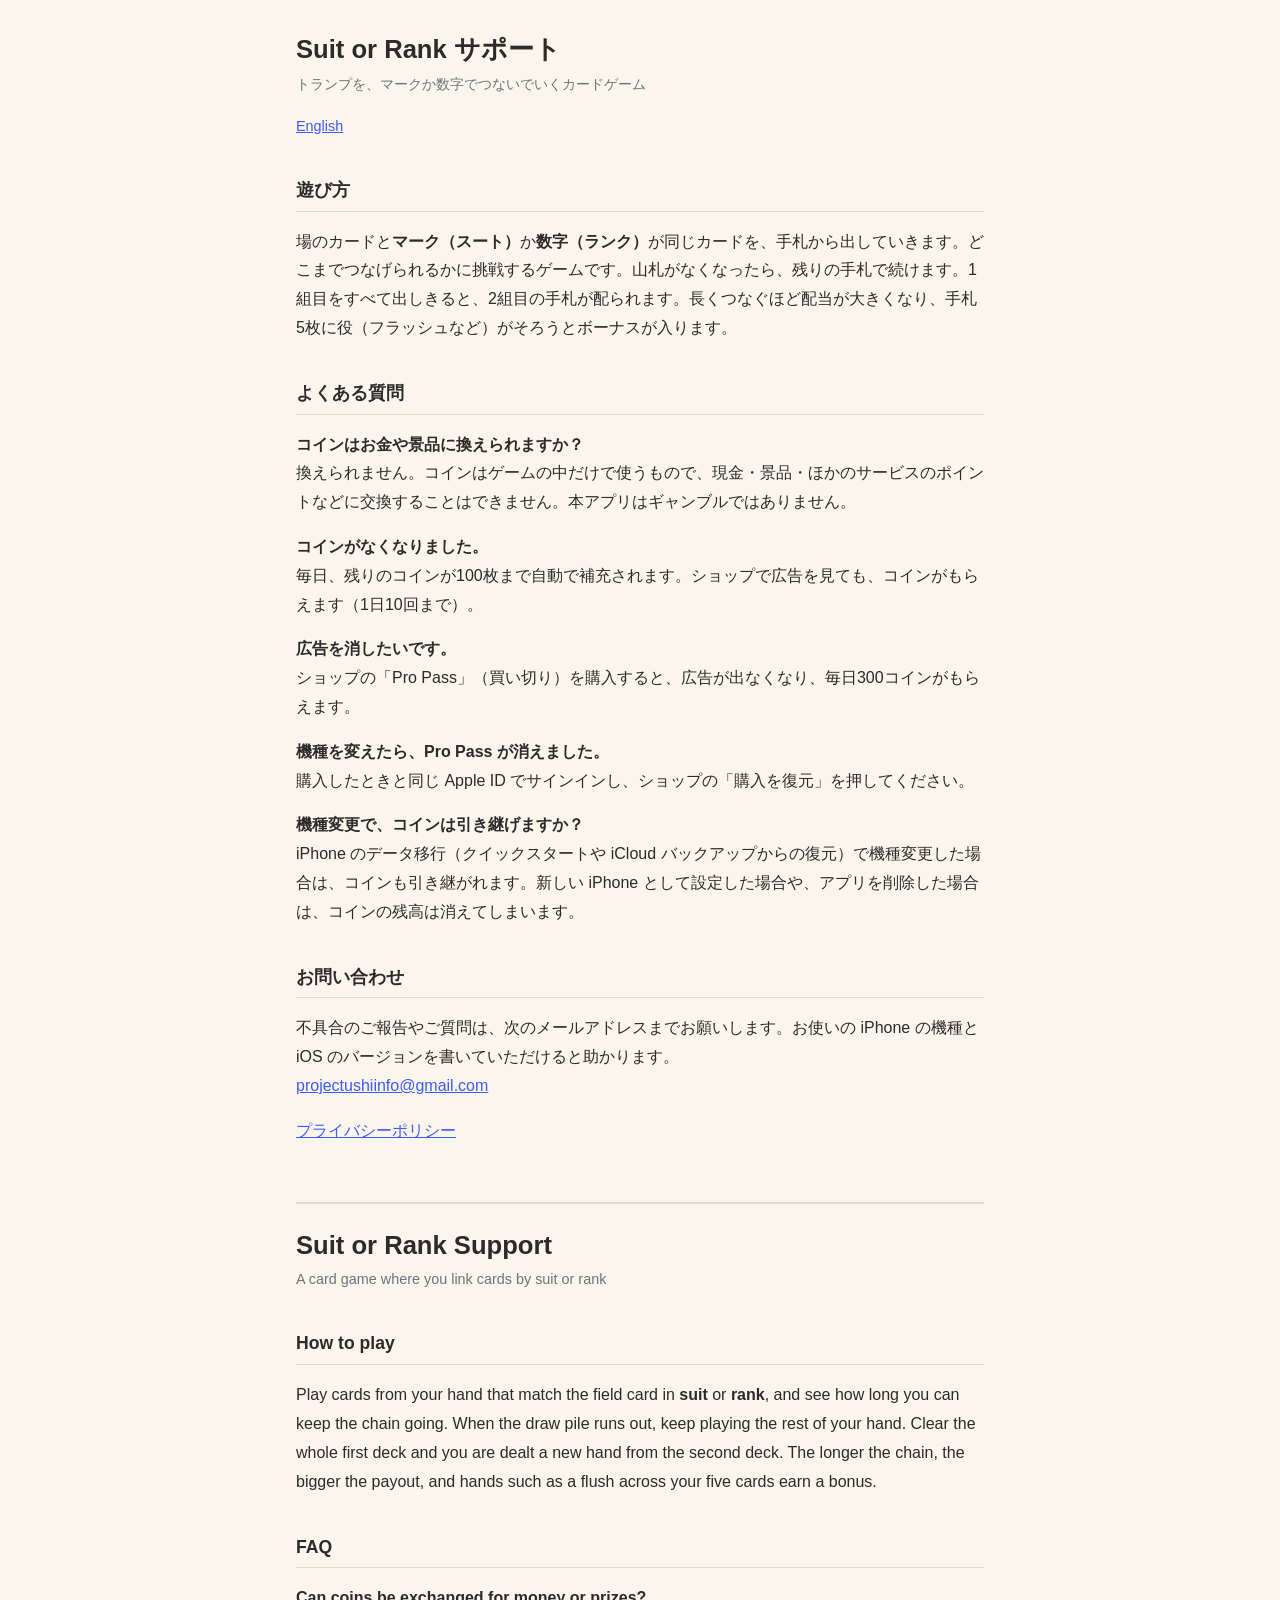
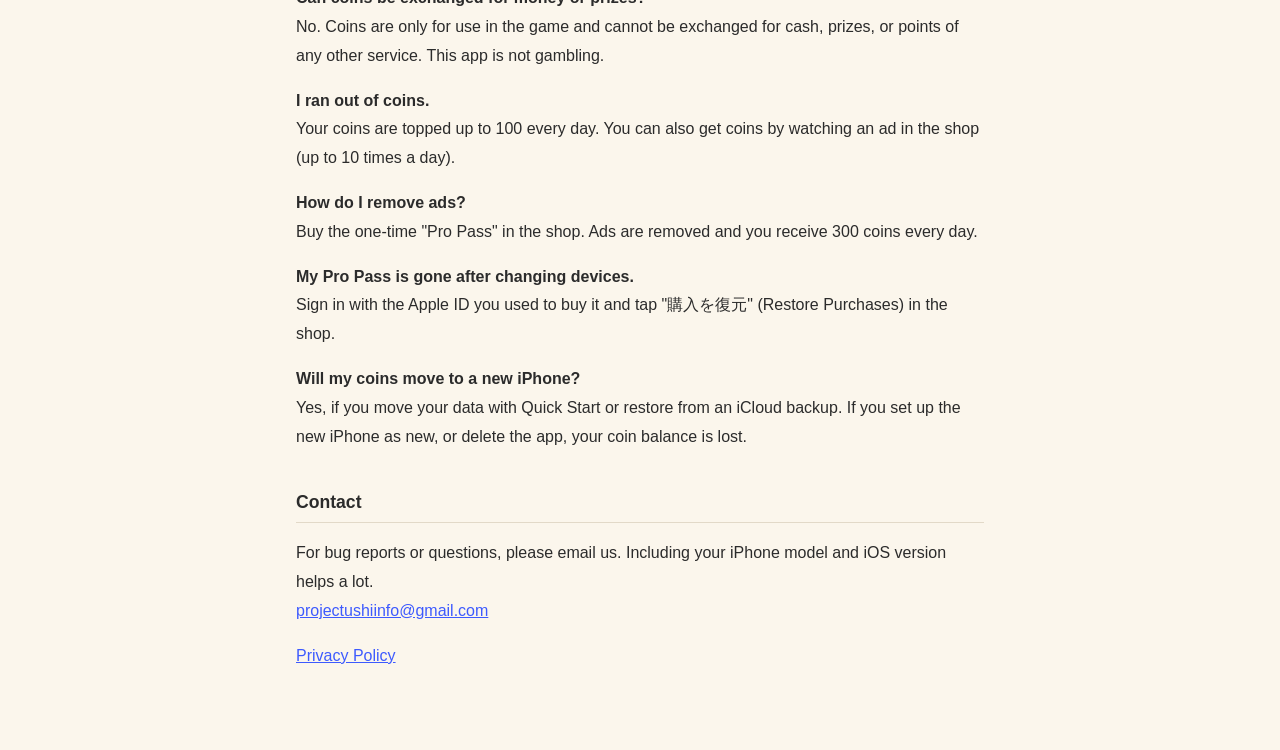
<file: suit-or-rank/support.html>
<!doctype html>
<html lang="ja">
<head>
<meta charset="utf-8">
<meta name="viewport" content="width=device-width, initial-scale=1">
<title>Suit or Rank サポート</title>
<link rel="stylesheet" href="../style.css">
</head>
<body>
<main>
<section lang="ja">
  <h1>Suit or Rank サポート</h1>
  <p class="meta">トランプを、マークか数字でつないでいくカードゲーム</p>
  <p class="lang"><a href="#en">English</a></p>

  <h2>遊び方</h2>
  <p>場のカードと<strong>マーク（スート）</strong>か<strong>数字（ランク）</strong>が同じカードを、手札から出していきます。どこまでつなげられるかに挑戦するゲームです。山札がなくなったら、残りの手札で続けます。1組目をすべて出しきると、2組目の手札が配られます。長くつなぐほど配当が大きくなり、手札5枚に役（フラッシュなど）がそろうとボーナスが入ります。</p>

  <h2>よくある質問</h2>
  <p><strong>コインはお金や景品に換えられますか？</strong><br>換えられません。コインはゲームの中だけで使うもので、現金・景品・ほかのサービスのポイントなどに交換することはできません。本アプリはギャンブルではありません。</p>
  <p><strong>コインがなくなりました。</strong><br>毎日、残りのコインが100枚まで自動で補充されます。ショップで広告を見ても、コインがもらえます（1日10回まで）。</p>
  <p><strong>広告を消したいです。</strong><br>ショップの「Pro Pass」（買い切り）を購入すると、広告が出なくなり、毎日300コインがもらえます。</p>
  <p><strong>機種を変えたら、Pro Pass が消えました。</strong><br>購入したときと同じ Apple ID でサインインし、ショップの「購入を復元」を押してください。</p>
  <p><strong>機種変更で、コインは引き継げますか？</strong><br>iPhone のデータ移行（クイックスタートや iCloud バックアップからの復元）で機種変更した場合は、コインも引き継がれます。新しい iPhone として設定した場合や、アプリを削除した場合は、コインの残高は消えてしまいます。</p>

  <h2>お問い合わせ</h2>
  <p>不具合のご報告やご質問は、次のメールアドレスまでお願いします。お使いの iPhone の機種と iOS のバージョンを書いていただけると助かります。<br><a href="mailto:projectushiinfo@gmail.com">projectushiinfo@gmail.com</a></p>
  <p><a href="privacy.html">プライバシーポリシー</a></p>
</section>

<section id="en" lang="en">
  <h1>Suit or Rank Support</h1>
  <p class="meta">A card game where you link cards by suit or rank</p>

  <h2>How to play</h2>
  <p>Play cards from your hand that match the field card in <strong>suit</strong> or <strong>rank</strong>, and see how long you can keep the chain going. When the draw pile runs out, keep playing the rest of your hand. Clear the whole first deck and you are dealt a new hand from the second deck. The longer the chain, the bigger the payout, and hands such as a flush across your five cards earn a bonus.</p>

  <h2>FAQ</h2>
  <p><strong>Can coins be exchanged for money or prizes?</strong><br>No. Coins are only for use in the game and cannot be exchanged for cash, prizes, or points of any other service. This app is not gambling.</p>
  <p><strong>I ran out of coins.</strong><br>Your coins are topped up to 100 every day. You can also get coins by watching an ad in the shop (up to 10 times a day).</p>
  <p><strong>How do I remove ads?</strong><br>Buy the one-time "Pro Pass" in the shop. Ads are removed and you receive 300 coins every day.</p>
  <p><strong>My Pro Pass is gone after changing devices.</strong><br>Sign in with the Apple ID you used to buy it and tap "購入を復元" (Restore Purchases) in the shop.</p>
  <p><strong>Will my coins move to a new iPhone?</strong><br>Yes, if you move your data with Quick Start or restore from an iCloud backup. If you set up the new iPhone as new, or delete the app, your coin balance is lost.</p>

  <h2>Contact</h2>
  <p>For bug reports or questions, please email us. Including your iPhone model and iOS version helps a lot.<br><a href="mailto:projectushiinfo@gmail.com">projectushiinfo@gmail.com</a></p>
  <p><a href="privacy.html">Privacy Policy</a></p>
</section>
</main>
</body>
</html>
</file>
<file: style.css>
:root { --bg: #fbf6ec; --text: #2b2b2b; --sub: #6c757d; --rule: #e2d9c8; --link: #3d5afe; }
@media (prefers-color-scheme: dark) { :root { --bg: #1c1b19; --text: #ece7dd; --sub: #a49e93; --rule: #3a3731; --link: #8c9eff; } }
* { box-sizing: border-box; }
body { margin: 0; background: var(--bg); color: var(--text); font: 16px/1.8 -apple-system, BlinkMacSystemFont, "Hiragino Sans", "Noto Sans JP", sans-serif; }
main { max-width: 720px; margin: 0 auto; padding: 32px 16px 64px; }
h1 { font-size: 1.6rem; line-height: 1.4; margin: 0 0 4px; }
h2 { font-size: 1.1rem; margin: 2em 0 0.4em; padding-bottom: 4px; border-bottom: 1px solid var(--rule); }
.meta { color: var(--sub); font-size: 0.9rem; margin: 0; }
.lang { margin: 16px 0 0; font-size: 0.9rem; }
a { color: var(--link); }
ul { padding-left: 1.4em; }
section + section { margin-top: 56px; padding-top: 24px; border-top: 2px solid var(--rule); }
</file>
